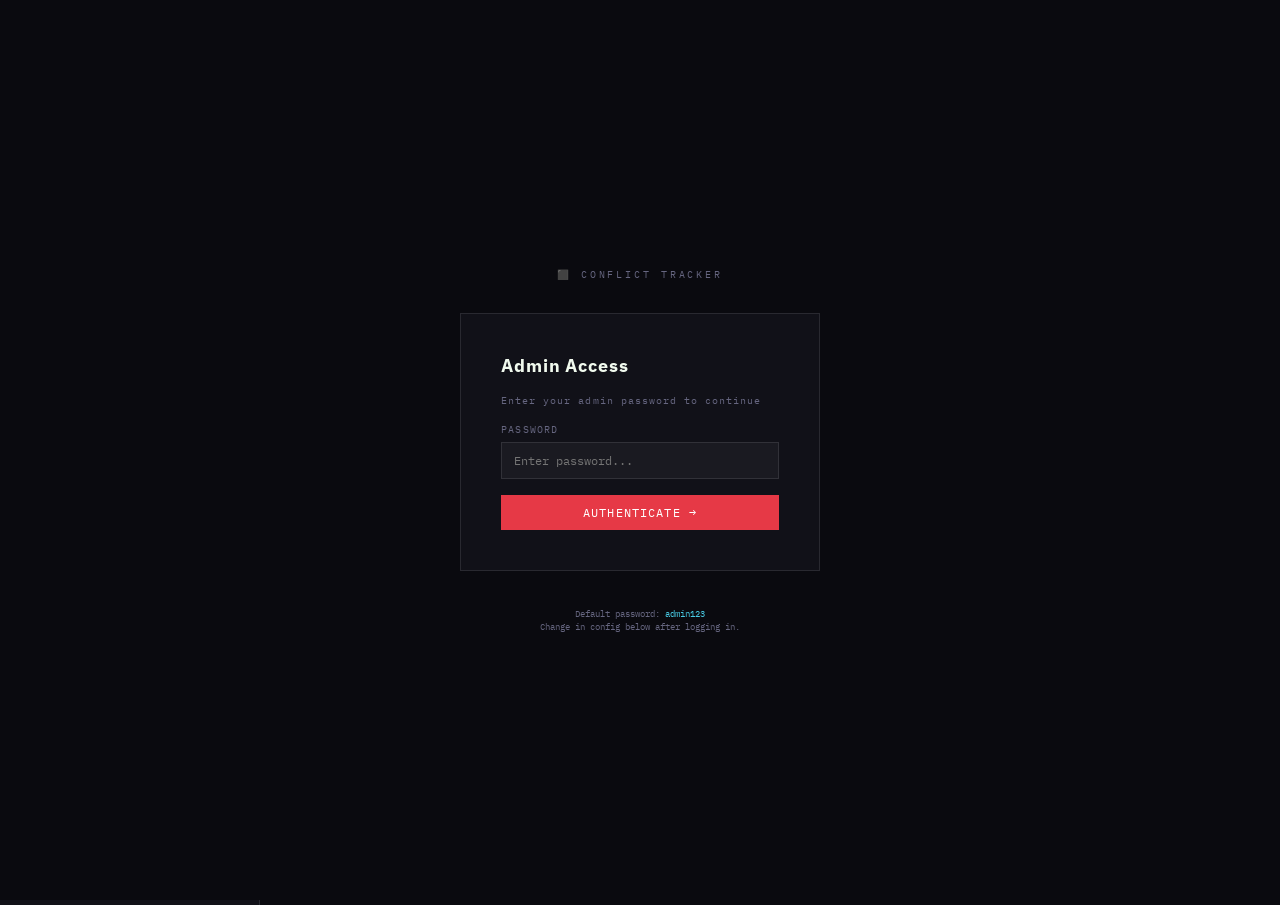
<file: war-tracker/war-tracker/admin/index.html>
<!DOCTYPE html>
<html lang="en">
<head>
<meta charset="UTF-8"/>
<meta name="viewport" content="width=device-width, initial-scale=1.0"/>
<title>Admin — Conflict Tracker</title>
<link href="https://fonts.googleapis.com/css2?family=IBM+Plex+Mono:wght@300;400;600&family=IBM+Plex+Sans:wght@400;700&display=swap" rel="stylesheet"/>
<style>
  :root{--red:#e63946;--orange:#f4a261;--cyan:#48cae4;--white:#f1faee;--dark:#0a0a0f;--panel:#111118;--border:rgba(255,255,255,0.1);--muted:#666680;--green:#2dc653;}
  *{margin:0;padding:0;box-sizing:border-box;}
  body{background:var(--dark);color:var(--white);font-family:'IBM Plex Sans',sans-serif;min-height:100vh;}

  /* Auth screen */
  #authScreen{position:fixed;inset:0;background:var(--dark);display:flex;align-items:center;justify-content:center;z-index:100;flex-direction:column;gap:24px;}
  #authScreen.hidden{display:none;}
  .auth-box{background:var(--panel);border:1px solid var(--border);padding:40px;width:360px;display:flex;flex-direction:column;gap:16px;}
  .auth-title{font-size:1.1rem;font-weight:700;letter-spacing:0.05em;color:var(--white);}
  .auth-sub{font-family:'IBM Plex Mono',monospace;font-size:0.65rem;color:var(--muted);letter-spacing:0.1em;}

  /* Header */
  header{background:var(--panel);border-bottom:1px solid var(--border);padding:16px 32px;display:flex;align-items:center;justify-content:space-between;}
  .admin-title{font-family:'IBM Plex Mono',monospace;font-size:0.75rem;letter-spacing:0.2em;text-transform:uppercase;color:var(--muted);}
  .admin-title span{color:var(--red);}
  .status-pill{font-family:'IBM Plex Mono',monospace;font-size:0.65rem;letter-spacing:0.1em;padding:4px 12px;border:1px solid var(--border);color:var(--muted);}
  .status-pill.ok{color:var(--green);border-color:rgba(45,198,83,0.3);background:rgba(45,198,83,0.08);}
  .status-pill.saving{color:var(--orange);border-color:rgba(244,162,97,0.3);background:rgba(244,162,97,0.08);}
  .status-pill.error{color:var(--red);border-color:rgba(230,57,70,0.3);background:rgba(230,57,70,0.08);}

  /* Layout */
  .admin-body{display:grid;grid-template-columns:260px 1fr;min-height:calc(100vh - 55px);}
  .sidebar{background:var(--panel);border-right:1px solid var(--border);padding:24px 0;}
  .nav-section{font-family:'IBM Plex Mono',monospace;font-size:0.58rem;letter-spacing:0.25em;text-transform:uppercase;color:var(--muted);padding:8px 24px 6px;}
  .nav-item{display:block;padding:10px 24px;font-family:'IBM Plex Mono',monospace;font-size:0.72rem;color:var(--muted);cursor:pointer;border-left:2px solid transparent;text-decoration:none;transition:all 0.15s;}
  .nav-item:hover{color:var(--white);background:rgba(255,255,255,0.03);}
  .nav-item.active{color:var(--white);border-left-color:var(--red);}

  /* Content */
  .content{padding:32px;overflow-y:auto;display:flex;flex-direction:column;gap:24px;}
  .panel{background:var(--panel);border:1px solid var(--border);padding:24px;}
  .panel-title{font-family:'IBM Plex Mono',monospace;font-size:0.65rem;letter-spacing:0.2em;text-transform:uppercase;color:var(--muted);margin-bottom:20px;padding-bottom:12px;border-bottom:1px solid var(--border);}

  /* Form elements */
  .form-grid{display:grid;grid-template-columns:repeat(auto-fit,minmax(240px,1fr));gap:16px;}
  .form-group{display:flex;flex-direction:column;gap:6px;}
  label{font-family:'IBM Plex Mono',monospace;font-size:0.62rem;letter-spacing:0.12em;text-transform:uppercase;color:var(--muted);}
  input,textarea,select{background:rgba(255,255,255,0.04);border:1px solid var(--border);color:var(--white);padding:10px 12px;font-family:'IBM Plex Mono',monospace;font-size:0.75rem;outline:none;width:100%;transition:border-color 0.15s;}
  input:focus,textarea:focus{border-color:rgba(255,255,255,0.25);}
  textarea{resize:vertical;min-height:80px;}

  /* Buttons */
  .btn{padding:10px 20px;font-family:'IBM Plex Mono',monospace;font-size:0.72rem;letter-spacing:0.1em;text-transform:uppercase;cursor:pointer;border:none;transition:all 0.15s;}
  .btn-primary{background:var(--red);color:white;}
  .btn-primary:hover{background:#c1121f;}
  .btn-secondary{background:transparent;color:var(--muted);border:1px solid var(--border);}
  .btn-secondary:hover{color:var(--white);border-color:rgba(255,255,255,0.2);}
  .btn-success{background:var(--green);color:var(--dark);}
  .btn-row{display:flex;gap:12px;align-items:center;margin-top:20px;flex-wrap:wrap;}

  /* Config section */
  .config-row{display:flex;align-items:center;gap:16px;padding:12px 0;border-bottom:1px solid rgba(255,255,255,0.04);flex-wrap:wrap;}
  .config-label{font-family:'IBM Plex Mono',monospace;font-size:0.65rem;color:var(--muted);width:180px;flex-shrink:0;}
  .config-value{flex:1;min-width:200px;}

  /* Table for array editing */
  .data-table{width:100%;border-collapse:collapse;font-family:'IBM Plex Mono',monospace;font-size:0.68rem;}
  .data-table th{text-align:left;padding:8px 12px;color:var(--muted);letter-spacing:0.1em;border-bottom:1px solid var(--border);font-size:0.58rem;text-transform:uppercase;}
  .data-table td{padding:8px 12px;border-bottom:1px solid rgba(255,255,255,0.04);vertical-align:top;}
  .data-table td input,.data-table td select{padding:5px 8px;font-size:0.65rem;}
  .del-btn{background:rgba(230,57,70,0.15);color:var(--red);border:none;padding:3px 8px;cursor:pointer;font-family:'IBM Plex Mono',monospace;font-size:0.6rem;}
  .add-btn{background:rgba(72,202,228,0.1);color:var(--cyan);border:1px solid rgba(72,202,228,0.2);padding:6px 14px;cursor:pointer;font-family:'IBM Plex Mono',monospace;font-size:0.65rem;margin-top:12px;}

  /* Deploy log */
  .log{background:rgba(0,0,0,0.4);border:1px solid var(--border);padding:16px;font-family:'IBM Plex Mono',monospace;font-size:0.65rem;line-height:1.8;color:var(--muted);max-height:200px;overflow-y:auto;}
  .log .ok{color:var(--green);}
  .log .err{color:var(--red);}
  .log .info{color:var(--cyan);}

  /* Tabs */
  .tabs{display:flex;gap:2px;margin-bottom:20px;flex-wrap:wrap;}
  .tab{padding:8px 16px;font-family:'IBM Plex Mono',monospace;font-size:0.65rem;letter-spacing:0.1em;cursor:pointer;background:rgba(255,255,255,0.03);border:1px solid var(--border);color:var(--muted);transition:all 0.15s;}
  .tab.active{background:rgba(230,57,70,0.1);border-color:rgba(230,57,70,0.3);color:var(--white);}

  .section{display:none;} .section.active{display:block;}

  @media(max-width:768px){.admin-body{grid-template-columns:1fr;}.sidebar{display:none;}}
</style>
</head>
<body>

<!-- Auth Screen -->
<div id="authScreen">
  <div style="font-family:'IBM Plex Mono',monospace;font-size:0.6rem;letter-spacing:0.3em;color:var(--muted);text-transform:uppercase;margin-bottom:8px;">⬛ CONFLICT TRACKER</div>
  <div class="auth-box">
    <div class="auth-title">Admin Access</div>
    <div class="auth-sub">Enter your admin password to continue</div>
    <div class="form-group">
      <label>Password</label>
      <input type="password" id="passwordInput" placeholder="Enter password..." onkeydown="if(event.key==='Enter')checkPassword()"/>
    </div>
    <button class="btn btn-primary" onclick="checkPassword()">AUTHENTICATE →</button>
    <div id="authError" style="font-family:'IBM Plex Mono',monospace;font-size:0.65rem;color:var(--red);display:none;">Incorrect password. Try again.</div>
  </div>
  <div style="font-family:'IBM Plex Mono',monospace;font-size:0.58rem;color:var(--muted);margin-top:12px;text-align:center;">Default password: <span style="color:var(--cyan)">admin123</span><br/>Change in config below after logging in.</div>
</div>

<!-- Admin App -->
<div id="adminApp">
  <header>
    <div class="admin-title">CONFLICT TRACKER / <span>ADMIN PANEL</span></div>
    <div style="display:flex;gap:12px;align-items:center;">
      <div class="status-pill" id="statusPill">READY</div>
      <button class="btn btn-primary" onclick="publishData()" style="padding:6px 16px;">⬆ PUBLISH</button>
      <button class="btn btn-secondary" onclick="logout()" style="padding:6px 12px;font-size:0.62rem;">LOGOUT</button>
    </div>
  </header>

  <div class="admin-body">
    <nav class="sidebar">
      <div class="nav-section">Sections</div>
      <a class="nav-item active" onclick="showSection('meta')" href="#">📊 Meta / Settings</a>
      <a class="nav-item" onclick="showSection('global')" href="#">💀 Global Casualties</a>
      <a class="nav-item" onclick="showSection('countries')" href="#">🌍 Countries</a>
      <a class="nav-item" onclick="showSection('assets')" href="#">⚔️ Military Assets</a>
      <a class="nav-item" onclick="showSection('timeline')" href="#">📅 Timeline</a>
      <a class="nav-item" onclick="showSection('regional')" href="#">🗺️ Regional Spillover</a>
      <div class="nav-section" style="margin-top:16px;">Deploy</div>
      <a class="nav-item" onclick="showSection('deploy')" href="#">🚀 GitHub Deploy</a>
      <a class="nav-item" href="../index.html" target="_blank">👁 View Live Site</a>
    </nav>

    <main class="content" id="mainContent">
      <!-- Sections rendered by JS -->
    </main>
  </div>
</div>

<script>
// ─── CONFIG ───────────────────────────────────────────────
const ADMIN_PASSWORD = localStorage.getItem('ct_admin_pass') || 'admin123';
let data = null;
let ghToken = localStorage.getItem('ct_gh_token') || '';
let ghRepo = localStorage.getItem('ct_gh_repo') || '';   // e.g. "username/war-tracker"
let ghBranch = localStorage.getItem('ct_gh_branch') || 'main';
let currentSection = 'meta';

// ─── AUTH ─────────────────────────────────────────────────
function checkPassword() {
  const val = document.getElementById('passwordInput').value;
  const stored = localStorage.getItem('ct_admin_pass') || 'admin123';
  if (val === stored) {
    document.getElementById('authScreen').classList.add('hidden');
    loadData();
  } else {
    document.getElementById('authError').style.display = 'block';
  }
}
function logout() {
  document.getElementById('authScreen').classList.remove('hidden');
  document.getElementById('passwordInput').value = '';
  document.getElementById('authError').style.display = 'none';
}

// Check if already authed this session
if (sessionStorage.getItem('ct_authed') === '1') {
  document.getElementById('authScreen').classList.add('hidden');
  loadData();
}

// ─── DATA LOADING ─────────────────────────────────────────
async function loadData() {
  sessionStorage.setItem('ct_authed', '1');
  try {
    const res = await fetch('../data/stats.json?t=' + Date.now());
    data = await res.json();
    renderSection(currentSection);
  } catch(e) {
    setStatus('error', 'FAILED TO LOAD');
    logMsg('err', 'Error loading stats.json: ' + e.message);
  }
}

// ─── NAVIGATION ───────────────────────────────────────────
function showSection(name) {
  currentSection = name;
  document.querySelectorAll('.nav-item').forEach(el => el.classList.remove('active'));
  event.target.classList.add('active');
  renderSection(name);
}

function renderSection(name) {
  const main = document.getElementById('mainContent');
  if (!data) return;
  const sections = {
    meta: renderMeta,
    global: renderGlobal,
    countries: renderCountries,
    assets: renderAssets,
    timeline: renderTimeline,
    regional: renderRegional,
    deploy: renderDeploy,
  };
  main.innerHTML = '';
  if (sections[name]) sections[name](main);
}

// ─── META SECTION ─────────────────────────────────────────
function renderMeta(container) {
  const m = data.meta;
  container.innerHTML = `
    <div class="panel">
      <div class="panel-title">📊 Conflict Meta &amp; Settings</div>
      <div class="form-grid">
        <div class="form-group">
          <label>Last Updated (ISO)</label>
          <input id="meta_lastUpdated" value="${m.lastUpdated}" type="datetime-local"/>
        </div>
        <div class="form-group">
          <label>Conflict Start Date</label>
          <input id="meta_conflictStart" value="${m.conflictStart}" type="date"/>
        </div>
        <div class="form-group">
          <label>Phase 2 Start</label>
          <input id="meta_phase2Start" value="${m.phase2Start}" type="date"/>
        </div>
        <div class="form-group">
          <label>Current Day Number</label>
          <input id="meta_currentDay" value="${m.currentDay}" type="number" min="1"/>
        </div>
      </div>
      <div class="form-group" style="margin-top:16px;">
        <label>Alert Ticker Text</label>
        <textarea id="meta_alertTicker" rows="3">${m.alertTicker}</textarea>
      </div>
      <div class="form-group" style="margin-top:16px;">
        <label>Operation Names (comma-separated)</label>
        <input id="meta_operationNames" value="${m.operationNames.join(', ')}"/>
      </div>
      <div class="btn-row">
        <button class="btn btn-primary" onclick="saveMeta()">SAVE META</button>
      </div>
    </div>
    <div class="panel">
      <div class="panel-title">🔐 Admin Password</div>
      <div class="form-grid">
        <div class="form-group">
          <label>New Admin Password</label>
          <input id="newPass" type="password" placeholder="New password..."/>
        </div>
        <div class="form-group">
          <label>Confirm Password</label>
          <input id="newPass2" type="password" placeholder="Confirm..."/>
        </div>
      </div>
      <div class="btn-row">
        <button class="btn btn-secondary" onclick="changePass()">UPDATE PASSWORD</button>
        <span id="passMsg" style="font-family:'IBM Plex Mono',monospace;font-size:0.65rem;color:var(--green);display:none;">✓ Password updated</span>
      </div>
    </div>`;
}

function saveMeta() {
  const d = new Date(document.getElementById('meta_lastUpdated').value);
  data.meta.lastUpdated = d.toISOString();
  data.meta.conflictStart = document.getElementById('meta_conflictStart').value;
  data.meta.phase2Start = document.getElementById('meta_phase2Start').value;
  data.meta.currentDay = parseInt(document.getElementById('meta_currentDay').value);
  data.meta.alertTicker = document.getElementById('meta_alertTicker').value;
  data.meta.operationNames = document.getElementById('meta_operationNames').value.split(',').map(s => s.trim());
  setStatus('ok', 'META SAVED (unpublished)');
}

function changePass() {
  const p1 = document.getElementById('newPass').value;
  const p2 = document.getElementById('newPass2').value;
  if (!p1) return;
  if (p1 !== p2) { alert('Passwords do not match.'); return; }
  localStorage.setItem('ct_admin_pass', p1);
  document.getElementById('passMsg').style.display = 'inline';
}

// ─── GLOBAL STATS ─────────────────────────────────────────
function renderGlobal(container) {
  const colorOpts = ['red','orange','yellow','cyan','muted'].map(c => `<option value="${c}">${c}</option>`).join('');
  container.innerHTML = `
    <div class="panel">
      <div class="panel-title">💀 Global Casualty Stats</div>
      <table class="data-table" id="globalTable">
        <thead><tr>
          <th>Label</th><th>Value (display)</th><th>Sub-text</th><th>Source</th><th>Color</th><th></th>
        </tr></thead>
        <tbody>${data.globalStats.map((s, i) => `
          <tr>
            <td><input value="${s.label}" onchange="data.globalStats[${i}].label=this.value"/></td>
            <td><input value="${s.value}" onchange="data.globalStats[${i}].value=this.value" style="width:90px"/></td>
            <td><input value="${s.sub}" onchange="data.globalStats[${i}].sub=this.value"/></td>
            <td><input value="${s.source}" onchange="data.globalStats[${i}].source=this.value"/></td>
            <td><select onchange="data.globalStats[${i}].color=this.value">${colorOpts.replace(`value="${s.color}"`, `value="${s.color}" selected`)}</select></td>
            <td><button class="del-btn" onclick="data.globalStats.splice(${i},1);renderSection('global')">✕</button></td>
          </tr>`).join('')}
        </tbody>
      </table>
      <button class="add-btn" onclick="data.globalStats.push({id:'new',label:'New Stat',value:'0',rawValue:0,sub:'',source:'',color:'red'});renderSection('global')">+ Add Stat</button>
      <div class="btn-row"><button class="btn btn-primary" onclick="setStatus('ok','GLOBAL SAVED (unpublished)')">SAVE SECTION</button></div>
    </div>`;
}

// ─── COUNTRIES ────────────────────────────────────────────
function renderCountries(container) {
  const colorOpts = ['red','orange','cyan','yellow','normal'].map(c => `<option value="${c}">${c}</option>`).join('');
  const countryBlocks = Object.entries(data.countries).map(([key, c]) => `
    <div class="panel">
      <div class="panel-title">${c.flag} ${c.name}</div>
      <div class="form-grid" style="margin-bottom:16px;">
        <div class="form-group"><label>Flag Emoji</label><input value="${c.flag}" oninput="data.countries['${key}'].flag=this.value" style="width:80px"/></div>
        <div class="form-group"><label>Role</label><input value="${c.role}" oninput="data.countries['${key}'].role=this.value"/></div>
      </div>
      <table class="data-table">
        <thead><tr><th>Key</th><th>Value</th><th>Color</th><th></th></tr></thead>
        <tbody>${c.stats.map((s, i) => `
          <tr>
            <td><input value="${s.key}" onchange="data.countries['${key}'].stats[${i}].key=this.value"/></td>
            <td><input value="${s.value}" onchange="data.countries['${key}'].stats[${i}].value=this.value" style="width:120px"/></td>
            <td><select onchange="data.countries['${key}'].stats[${i}].color=this.value">${colorOpts.replace(`value="${s.color}"`, `value="${s.color}" selected`)}</select></td>
            <td><button class="del-btn" onclick="data.countries['${key}'].stats.splice(${i},1);renderSection('countries')">✕</button></td>
          </tr>`).join('')}
        </tbody>
      </table>
      <button class="add-btn" onclick="data.countries['${key}'].stats.push({key:'New',value:'—',color:'normal'});renderSection('countries')">+ Add Row</button>
    </div>`).join('');
  container.innerHTML = countryBlocks + `<div class="btn-row"><button class="btn btn-primary" onclick="setStatus('ok','COUNTRIES SAVED (unpublished)')">SAVE ALL COUNTRIES</button></div>`;
}

// ─── ASSETS ───────────────────────────────────────────────
function renderAssets(container) {
  container.innerHTML = `
    <div class="panel">
      <div class="panel-title">⚔️ Military Assets</div>
      <table class="data-table">
        <thead><tr><th>Icon</th><th>Value</th><th>Label</th><th></th></tr></thead>
        <tbody>${data.militaryAssets.map((a, i) => `
          <tr>
            <td><input value="${a.icon}" onchange="data.militaryAssets[${i}].icon=this.value" style="width:55px"/></td>
            <td><input value="${a.value}" onchange="data.militaryAssets[${i}].value=this.value" style="width:80px"/></td>
            <td><input value="${a.label.replace(/\n/g,'\\n')}" onchange="data.militaryAssets[${i}].label=this.value.replace(/\\\\n/g,'\\n')"/></td>
            <td><button class="del-btn" onclick="data.militaryAssets.splice(${i},1);renderSection('assets')">✕</button></td>
          </tr>`).join('')}
        </tbody>
      </table>
      <button class="add-btn" onclick="data.militaryAssets.push({icon:'💥',value:'0',label:'New Asset'});renderSection('assets')">+ Add Asset</button>
      <div class="btn-row"><button class="btn btn-primary" onclick="setStatus('ok','ASSETS SAVED (unpublished)')">SAVE SECTION</button></div>
    </div>`;
}

// ─── TIMELINE ─────────────────────────────────────────────
function renderTimeline(container) {
  const colorOpts = ['red','orange','yellow','cyan'].map(c => `<option value="${c}">${c}</option>`).join('');
  container.innerHTML = `
    <div class="panel">
      <div class="panel-title">📅 Timeline Events (chronological)</div>
      ${data.timeline.map((e, i) => `
        <div style="background:rgba(255,255,255,0.02);border:1px solid var(--border);padding:16px;margin-bottom:12px;">
          <div class="form-grid" style="margin-bottom:12px;">
            <div class="form-group"><label>Date</label><input value="${e.date}" onchange="data.timeline[${i}].date=this.value"/></div>
            <div class="form-group"><label>Sub-label</label><input value="${e.sublabel}" onchange="data.timeline[${i}].sublabel=this.value"/></div>
            <div class="form-group"><label>Color</label><select onchange="data.timeline[${i}].color=this.value">${colorOpts.replace(`value="${e.color}"`,`value="${e.color}" selected`)}</select></div>
          </div>
          <div class="form-group" style="margin-bottom:10px;"><label>Title</label><input value="${e.title}" onchange="data.timeline[${i}].title=this.value"/></div>
          <div class="form-group"><label>Description</label><textarea onchange="data.timeline[${i}].desc=this.value">${e.desc}</textarea></div>
          <div style="margin-top:8px;"><button class="del-btn" onclick="data.timeline.splice(${i},1);renderSection('timeline')">✕ Remove Event</button></div>
        </div>`).join('')}
      <button class="add-btn" onclick="data.timeline.push({date:'',sublabel:'',title:'New Event',desc:'',color:'red'});renderSection('timeline')">+ Add Event</button>
      <div class="btn-row"><button class="btn btn-primary" onclick="setStatus('ok','TIMELINE SAVED (unpublished)')">SAVE SECTION</button></div>
    </div>`;
}

// ─── REGIONAL ─────────────────────────────────────────────
function renderRegional(container) {
  const badgeOpts = ['hit','partial','intercepted'].map(b => `<option value="${b}">${b}</option>`).join('');
  container.innerHTML = `
    <div class="panel">
      <div class="panel-title">🗺️ Regional Spillover</div>
      ${data.regional.map((r, i) => `
        <div style="background:rgba(255,255,255,0.02);border:1px solid var(--border);padding:16px;margin-bottom:12px;">
          <div class="form-grid" style="margin-bottom:10px;">
            <div class="form-group"><label>Flag + Name</label><input value="${r.flag} ${r.name}" onchange="(function(){const p=this.value.split(' ');data.regional[${i}].flag=p[0];data.regional[${i}].name=p.slice(1).join(' ')}).call(this)"/></div>
            <div class="form-group"><label>Badge</label><select onchange="data.regional[${i}].badge=this.value;data.regional[${i}].status=this.value">${badgeOpts.replace(`value="${r.badge}"`,`value="${r.badge}" selected`)}</select></div>
          </div>
          <div class="form-group"><label>Description</label><textarea onchange="data.regional[${i}].desc=this.value">${r.desc}</textarea></div>
          <div style="margin-top:8px;"><button class="del-btn" onclick="data.regional.splice(${i},1);renderSection('regional')">✕ Remove</button></div>
        </div>`).join('')}
      <button class="add-btn" onclick="data.regional.push({flag:'🏳️',name:'New Country',status:'partial',badge:'partial',desc:''});renderSection('regional')">+ Add Region</button>
      <div class="btn-row"><button class="btn btn-primary" onclick="setStatus('ok','REGIONAL SAVED (unpublished)')">SAVE SECTION</button></div>
    </div>`;
}

// ─── DEPLOY SECTION ───────────────────────────────────────
function renderDeploy(container) {
  container.innerHTML = `
    <div class="panel">
      <div class="panel-title">🔧 GitHub Auto-Deploy Setup</div>
      <div style="font-family:'IBM Plex Mono',monospace;font-size:0.68rem;color:var(--muted);margin-bottom:20px;line-height:1.9;">
        Publishing updates the <code style="color:var(--cyan)">data/stats.json</code> file in your GitHub repo. 
        Your hosting (Netlify / Vercel / CF Pages) auto-deploys on every commit.
      </div>
      <div class="config-row">
        <div class="config-label">GitHub Repo</div>
        <div class="config-value"><input id="ghRepo" value="${ghRepo}" placeholder="username/war-tracker"/></div>
      </div>
      <div class="config-row">
        <div class="config-label">Branch</div>
        <div class="config-value"><input id="ghBranch" value="${ghBranch}" placeholder="main"/></div>
      </div>
      <div class="config-row">
        <div class="config-label">Personal Access Token</div>
        <div class="config-value"><input id="ghToken" type="password" value="${ghToken}" placeholder="ghp_xxxxxxxxxxxxxxxx"/></div>
      </div>
      <div class="btn-row">
        <button class="btn btn-secondary" onclick="saveGhConfig()">SAVE CONFIG</button>
        <span id="ghSaved" style="font-family:'IBM Plex Mono',monospace;font-size:0.62rem;color:var(--green);display:none;">✓ Saved</span>
      </div>
    </div>
    <div class="panel">
      <div class="panel-title">⬆ Publish to GitHub</div>
      <div style="font-family:'IBM Plex Mono',monospace;font-size:0.68rem;color:var(--muted);margin-bottom:16px;">
        This will commit the current <code style="color:var(--cyan)">data/stats.json</code> to your GitHub repo and trigger an auto-deploy.
      </div>
      <div class="form-group" style="margin-bottom:16px;">
        <label>Commit Message</label>
        <input id="commitMsg" value="Update conflict stats — ${new Date().toLocaleDateString()}"/>
      </div>
      <div class="btn-row">
        <button class="btn btn-primary" onclick="publishData()">⬆ PUBLISH NOW</button>
        <button class="btn btn-secondary" onclick="downloadJSON()">⬇ DOWNLOAD JSON</button>
      </div>
      <div class="log" id="deployLog" style="margin-top:16px;">
        <span class="info">» Deploy log ready. Press PUBLISH to deploy.</span>
      </div>
    </div>
    <div class="panel">
      <div class="panel-title">📋 Hosting Setup Guide</div>
      <div style="font-family:'IBM Plex Mono',monospace;font-size:0.65rem;color:var(--muted);line-height:2.2;">
        <div><span style="color:var(--cyan)">1.</span> Push this repo to GitHub</div>
        <div><span style="color:var(--cyan)">2.</span> Connect repo to <strong style="color:var(--white)">Netlify</strong>, <strong style="color:var(--white)">Vercel</strong>, or <strong style="color:var(--white)">Cloudflare Pages</strong></div>
        <div><span style="color:var(--cyan)">3.</span> Set publish directory to <code style="color:var(--orange)">/</code> (root)</div>
        <div><span style="color:var(--cyan)">4.</span> Create GitHub Personal Access Token at github.com/settings/tokens</div>
        <div><span style="color:var(--cyan)">5.</span> Paste token above — each PUBLISH auto-deploys in ~30 seconds</div>
        <div><span style="color:var(--cyan)">6.</span> Admin panel lives at <code style="color:var(--orange)">/admin/</code> — protect with Netlify Identity or basic auth header</div>
      </div>
    </div>`;
}

function saveGhConfig() {
  ghToken = document.getElementById('ghToken').value;
  ghRepo = document.getElementById('ghRepo').value;
  ghBranch = document.getElementById('ghBranch').value;
  localStorage.setItem('ct_gh_token', ghToken);
  localStorage.setItem('ct_gh_repo', ghRepo);
  localStorage.setItem('ct_gh_branch', ghBranch);
  document.getElementById('ghSaved').style.display = 'inline';
}

// ─── PUBLISH ──────────────────────────────────────────────
async function publishData() {
  if (!ghToken || !ghRepo) {
    logMsg('err', '✕ GitHub token and repo not configured. Go to Deploy section.');
    showSection('deploy');
    return;
  }
  setStatus('saving', 'PUBLISHING...');
  const json = JSON.stringify(data, null, 2);
  const msg = document.getElementById('commitMsg')?.value || 'Update conflict stats';

  try {
    logMsg('info', '» Fetching current file SHA...');
    // Get current file SHA
    const fileRes = await fetch(`https://api.github.com/repos/${ghRepo}/contents/data/stats.json?ref=${ghBranch}`, {
      headers: { Authorization: `token ${ghToken}`, Accept: 'application/vnd.github.v3+json' }
    });

    let sha = null;
    if (fileRes.ok) {
      const fileData = await fileRes.json();
      sha = fileData.sha;
      logMsg('ok', '✓ Got file SHA: ' + sha.substring(0,8) + '...');
    } else {
      logMsg('info', '» File does not exist yet — will create it.');
    }

    logMsg('info', '» Pushing update to GitHub...');
    const body = { message: msg, content: btoa(unescape(encodeURIComponent(json))), branch: ghBranch };
    if (sha) body.sha = sha;

    const pushRes = await fetch(`https://api.github.com/repos/${ghRepo}/contents/data/stats.json`, {
      method: 'PUT',
      headers: { Authorization: `token ${ghToken}`, Accept: 'application/vnd.github.v3+json', 'Content-Type': 'application/json' },
      body: JSON.stringify(body)
    });

    if (pushRes.ok) {
      const pushData = await pushRes.json();
      logMsg('ok', '✓ Published! Commit: ' + pushData.commit.sha.substring(0,8));
      logMsg('ok', '✓ Hosting will auto-deploy in ~30 seconds.');
      setStatus('ok', 'PUBLISHED ✓');
    } else {
      const errData = await pushRes.json();
      logMsg('err', '✕ GitHub error: ' + (errData.message || pushRes.status));
      setStatus('error', 'PUBLISH FAILED');
    }
  } catch(e) {
    logMsg('err', '✕ Network error: ' + e.message);
    setStatus('error', 'PUBLISH FAILED');
  }
}

function downloadJSON() {
  const blob = new Blob([JSON.stringify(data, null, 2)], { type: 'application/json' });
  const url = URL.createObjectURL(blob);
  const a = document.createElement('a');
  a.href = url; a.download = 'stats.json'; a.click();
}

// ─── UTILS ────────────────────────────────────────────────
function setStatus(type, msg) {
  const pill = document.getElementById('statusPill');
  pill.className = 'status-pill ' + type;
  pill.textContent = msg;
}

function logMsg(type, msg) {
  const log = document.getElementById('deployLog');
  if (!log) return;
  log.innerHTML += `<div class="${type}">${msg}</div>`;
  log.scrollTop = log.scrollHeight;
}
</script>
</body>
</html>
</file>
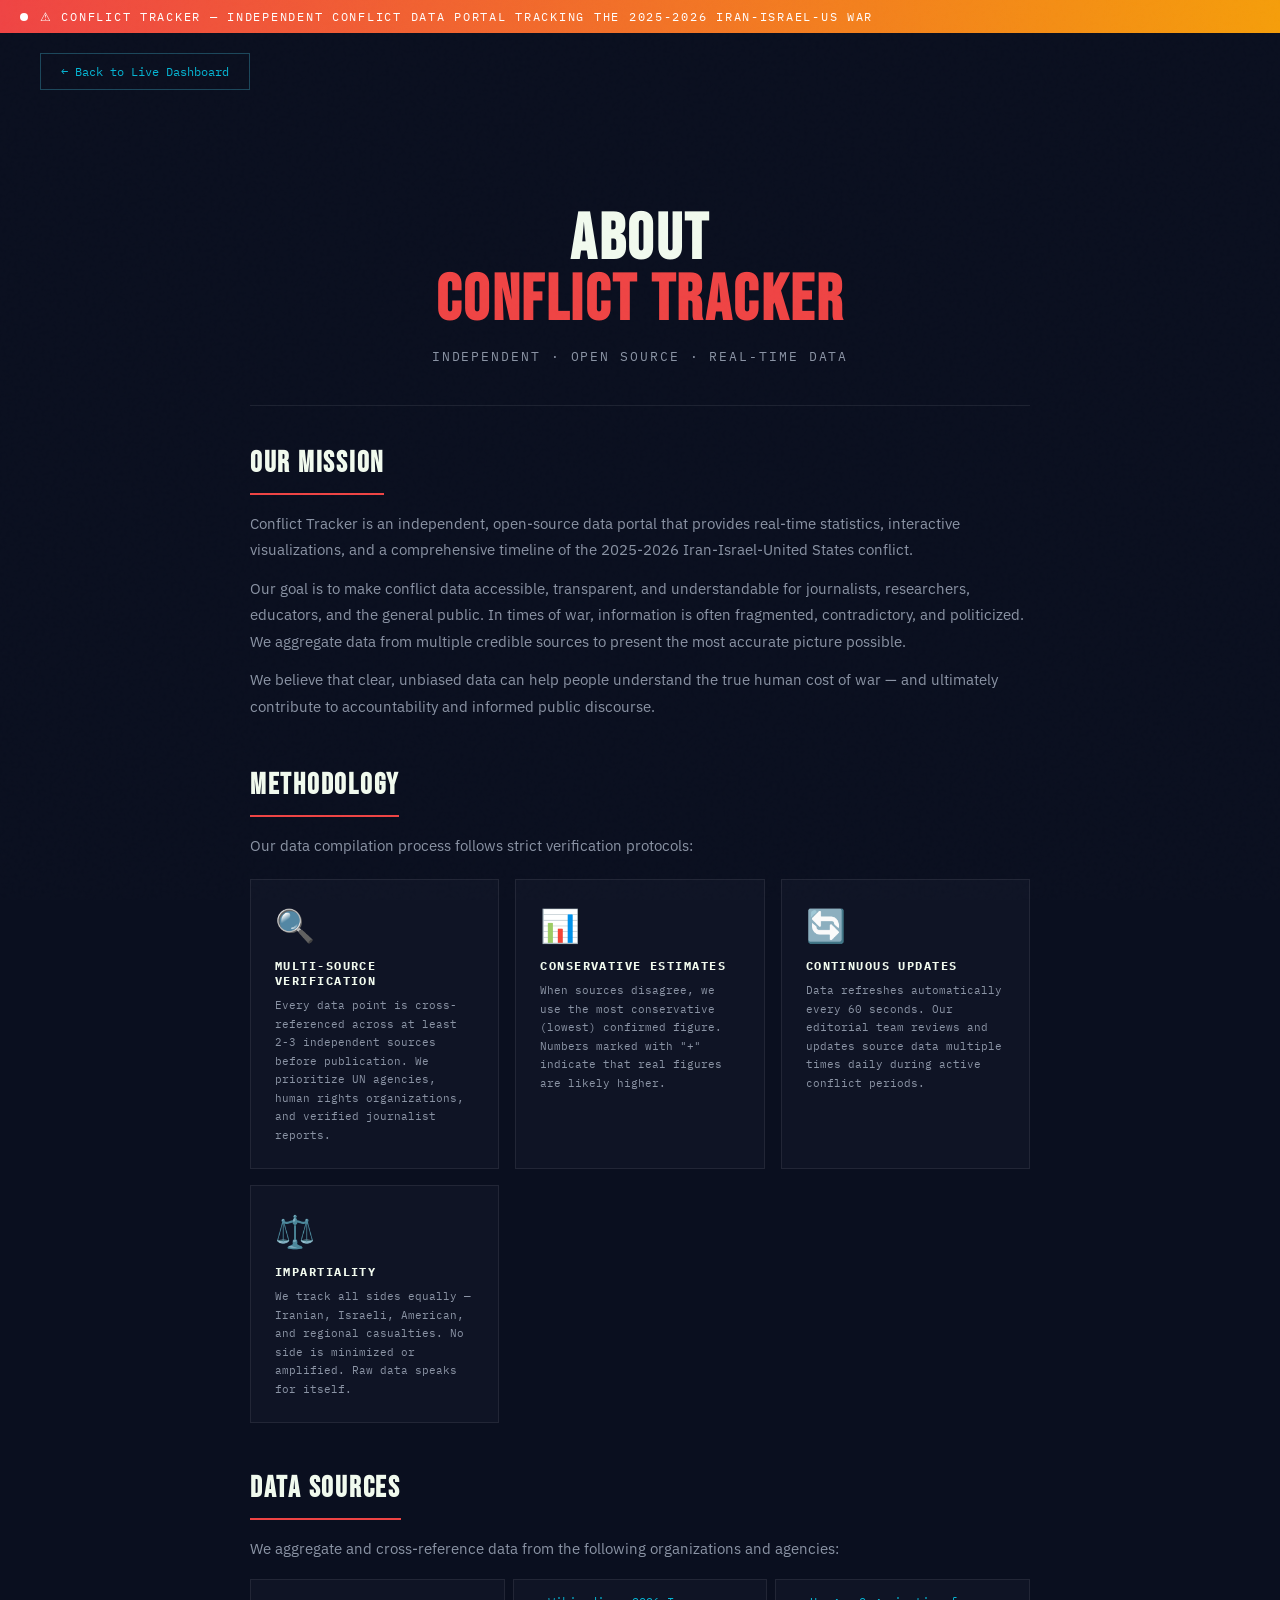
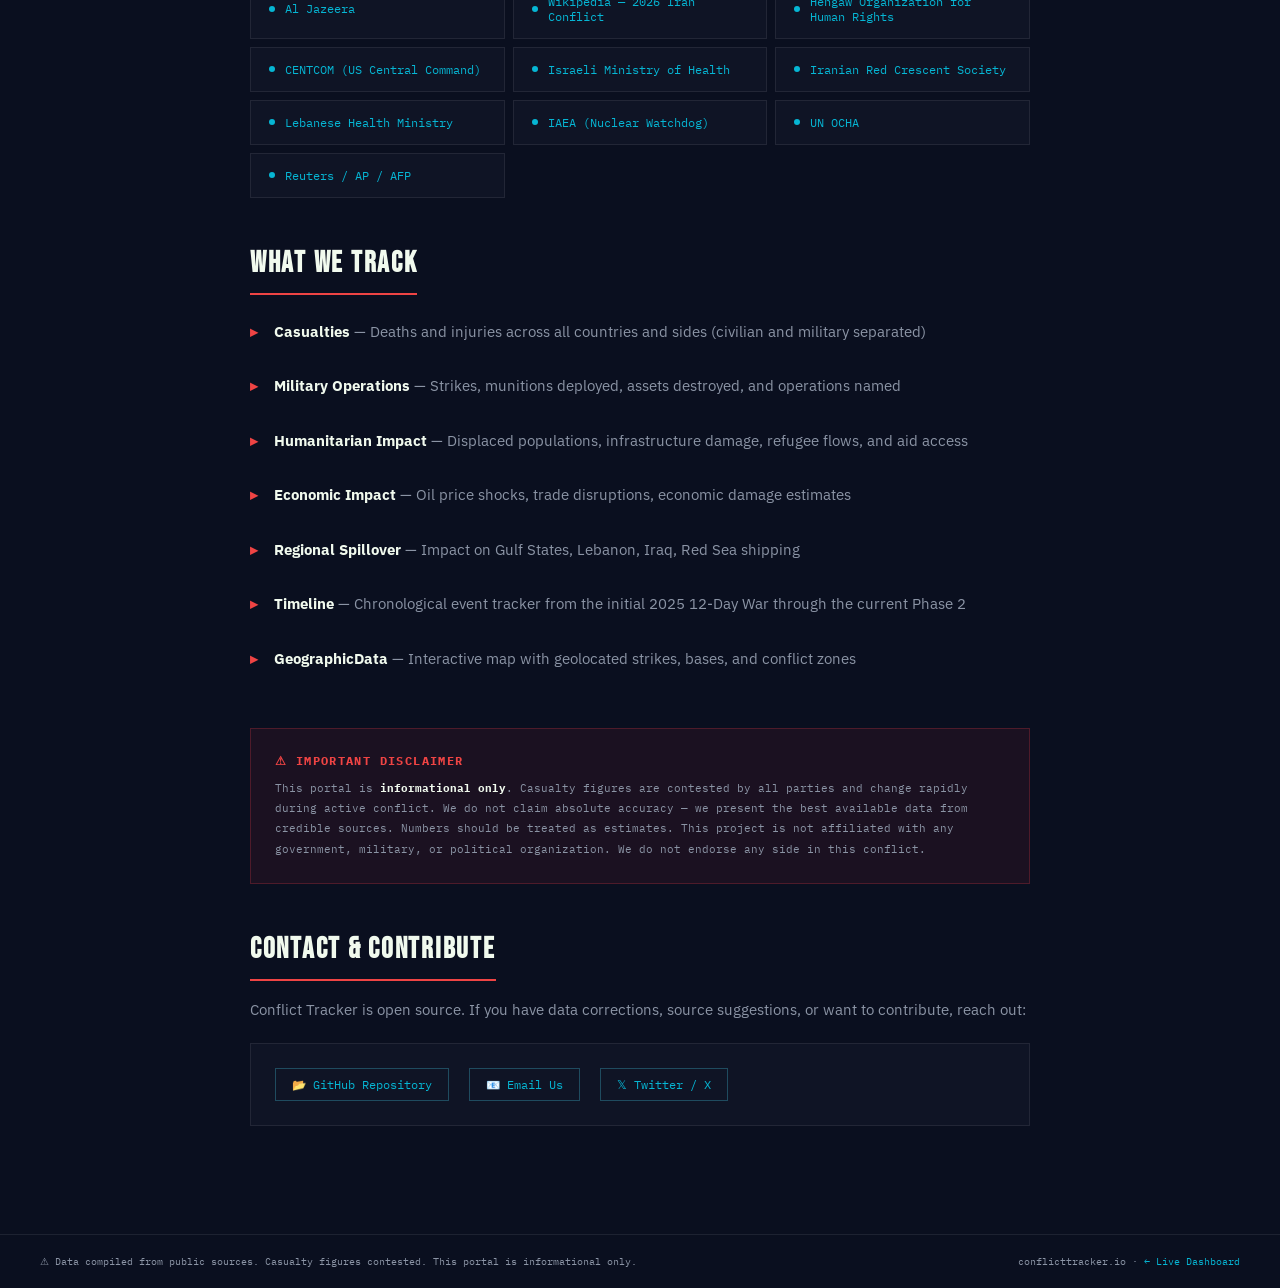
<file: war-tracker/war-tracker/about.html>
<!DOCTYPE html>
<html lang="en" data-theme="dark">
<head>
<meta name="google-site-verification" content="jaZ-xM6RQ-O9qNEwWlR8X0Wp2q0pyey9nd8b94SSZiM" />
<meta charset="UTF-8"/>
<meta name="viewport" content="width=device-width, initial-scale=1.0"/>
<meta name="description" content="About Conflict Tracker — Methodology, data sources, team, and mission behind the live Iran-Israel-US conflict tracking portal."/>
<meta name="keywords" content="about conflict tracker, war data methodology, conflict data sources"/>

<!-- Open Graph -->
<meta property="og:title" content="About — Conflict Tracker"/>
<meta property="og:description" content="Learn about the methodology, data sources, and mission behind the Conflict Tracker portal."/>
<meta property="og:type" content="website"/>
<meta property="og:url" content="https://war-tracker-me.netlify.app/about.html"/>
<meta property="og:image" content="https://war-tracker-me.netlify.app/og-image.png"/>

<title>About — Conflict Tracker</title>
<link href="https://fonts.googleapis.com/css2?family=Bebas+Neue&family=IBM+Plex+Mono:wght@300;400;600&family=IBM+Plex+Sans:wght@300;400;700&display=swap" rel="stylesheet"/>
<link rel="stylesheet" href="styles.css"/>
<style>
  .about-page { max-width: 860px; margin: 0 auto; padding: 40px 40px 60px; }
  .about-hero { text-align: center; padding: 60px 0 40px; border-bottom: 1px solid var(--border); margin-bottom: 40px; }
  .about-hero h1 { font-family: 'Bebas Neue', sans-serif; font-size: clamp(2.5rem, 5vw, 4.5rem); line-height: 0.95; letter-spacing: 0.04em; }
  .about-hero h1 .accent { color: var(--red); }
  .about-hero .tagline { font-family: 'IBM Plex Mono', monospace; font-size: 0.8rem; color: var(--muted); letter-spacing: 0.15em; margin-top: 16px; text-transform: uppercase; }

  .about-section { margin-bottom: 48px; }
  .about-section h2 { font-family: 'Bebas Neue', sans-serif; font-size: 1.8rem; letter-spacing: 0.06em; color: var(--white); margin-bottom: 16px; padding-bottom: 12px; border-bottom: 2px solid var(--red); display: inline-block; }
  .about-section p, .about-section li { font-family: 'IBM Plex Sans', sans-serif; font-size: 0.92rem; line-height: 1.8; color: var(--muted); margin-bottom: 12px; }
  .about-section ul { list-style: none; padding: 0; }
  .about-section ul li { padding: 8px 0 8px 24px; position: relative; }
  .about-section ul li::before { content: '▸'; position: absolute; left: 0; color: var(--red); font-weight: bold; }

  .methodology-grid { display: grid; grid-template-columns: repeat(auto-fit, minmax(240px, 1fr)); gap: 16px; margin-top: 20px; }
  .method-card { background: var(--panel); border: 1px solid var(--border); padding: 24px; transition: border-color 0.2s, transform 0.2s; }
  .method-card:hover { border-color: rgba(255,255,255,0.15); transform: translateY(-2px); }
  .method-card .method-icon { font-size: 2rem; margin-bottom: 12px; display: block; }
  .method-card h3 { font-family: 'IBM Plex Mono', monospace; font-size: 0.75rem; letter-spacing: 0.12em; text-transform: uppercase; color: var(--white); margin-bottom: 8px; }
  .method-card p { font-family: 'IBM Plex Mono', monospace; font-size: 0.68rem; color: var(--muted); line-height: 1.7; margin: 0; }

  .source-grid { display: grid; grid-template-columns: repeat(auto-fit, minmax(200px, 1fr)); gap: 8px; margin-top: 16px; }
  .source-item { background: var(--panel); border: 1px solid var(--border); padding: 14px 18px; font-family: 'IBM Plex Mono', monospace; font-size: 0.72rem; color: var(--cyan); display: flex; align-items: center; gap: 10px; transition: border-color 0.2s; }
  .source-item:hover { border-color: rgba(72,202,228,0.3); }
  .source-item .dot { width: 6px; height: 6px; border-radius: 50%; background: var(--cyan); flex-shrink: 0; }

  .disclaimer-box { background: rgba(230,57,70,0.08); border: 1px solid rgba(230,57,70,0.25); padding: 24px; margin-top: 20px; }
  .disclaimer-box h3 { font-family: 'IBM Plex Mono', monospace; font-size: 0.72rem; letter-spacing: 0.12em; text-transform: uppercase; color: var(--red); margin-bottom: 10px; }
  .disclaimer-box p { font-family: 'IBM Plex Mono', monospace; font-size: 0.7rem; color: var(--muted); line-height: 1.8; margin: 0; }

  .contact-box { background: var(--panel); border: 1px solid var(--border); padding: 24px; margin-top: 20px; display: flex; align-items: center; gap: 20px; flex-wrap: wrap; }
  .contact-box a { font-family: 'IBM Plex Mono', monospace; font-size: 0.72rem; color: var(--cyan); text-decoration: none; padding: 8px 16px; border: 1px solid rgba(72,202,228,0.3); transition: all 0.2s; }
  .contact-box a:hover { background: rgba(72,202,228,0.1); color: var(--white); }

  .back-link { display: inline-flex; align-items: center; gap: 8px; font-family: 'IBM Plex Mono', monospace; font-size: 0.72rem; color: var(--cyan); text-decoration: none; padding: 10px 20px; border: 1px solid rgba(72,202,228,0.3); transition: all 0.2s; margin: 20px 40px; }
  .back-link:hover { background: rgba(72,202,228,0.1); }

  @media (max-width: 640px) {
    .about-page { padding: 20px; }
    .back-link { margin: 12px 20px; }
  }
</style>
</head>
<body>

<!-- Alert Bar -->
<div class="alert-bar">
  <div class="pulse"></div>
  <div class="ticker-wrap"><div class="ticker">⚠ CONFLICT TRACKER — Independent conflict data portal tracking the 2025-2026 Iran-Israel-US war</div></div>
</div>

<a href="index.html" class="back-link">← Back to Live Dashboard</a>

<div class="about-page">

  <!-- Hero -->
  <div class="about-hero">
    <h1>ABOUT<br/><span class="accent">CONFLICT TRACKER</span></h1>
    <div class="tagline">Independent · Open Source · Real-Time Data</div>
  </div>

  <!-- Mission -->
  <div class="about-section">
    <h2>Our Mission</h2>
    <p>Conflict Tracker is an independent, open-source data portal that provides real-time statistics, interactive visualizations, and a comprehensive timeline of the 2025-2026 Iran-Israel-United States conflict.</p>
    <p>Our goal is to make conflict data accessible, transparent, and understandable for journalists, researchers, educators, and the general public. In times of war, information is often fragmented, contradictory, and politicized. We aggregate data from multiple credible sources to present the most accurate picture possible.</p>
    <p>We believe that clear, unbiased data can help people understand the true human cost of war — and ultimately contribute to accountability and informed public discourse.</p>
  </div>

  <!-- Methodology -->
  <div class="about-section">
    <h2>Methodology</h2>
    <p>Our data compilation process follows strict verification protocols:</p>
    <div class="methodology-grid">
      <div class="method-card">
        <span class="method-icon">🔍</span>
        <h3>Multi-Source Verification</h3>
        <p>Every data point is cross-referenced across at least 2-3 independent sources before publication. We prioritize UN agencies, human rights organizations, and verified journalist reports.</p>
      </div>
      <div class="method-card">
        <span class="method-icon">📊</span>
        <h3>Conservative Estimates</h3>
        <p>When sources disagree, we use the most conservative (lowest) confirmed figure. Numbers marked with "+" indicate that real figures are likely higher.</p>
      </div>
      <div class="method-card">
        <span class="method-icon">🔄</span>
        <h3>Continuous Updates</h3>
        <p>Data refreshes automatically every 60 seconds. Our editorial team reviews and updates source data multiple times daily during active conflict periods.</p>
      </div>
      <div class="method-card">
        <span class="method-icon">⚖️</span>
        <h3>Impartiality</h3>
        <p>We track all sides equally — Iranian, Israeli, American, and regional casualties. No side is minimized or amplified. Raw data speaks for itself.</p>
      </div>
    </div>
  </div>

  <!-- Data Sources -->
  <div class="about-section">
    <h2>Data Sources</h2>
    <p>We aggregate and cross-reference data from the following organizations and agencies:</p>
    <div class="source-grid">
      <div class="source-item"><div class="dot"></div>Al Jazeera</div>
      <div class="source-item"><div class="dot"></div>Wikipedia — 2026 Iran Conflict</div>
      <div class="source-item"><div class="dot"></div>Hengaw Organization for Human Rights</div>
      <div class="source-item"><div class="dot"></div>CENTCOM (US Central Command)</div>
      <div class="source-item"><div class="dot"></div>Israeli Ministry of Health</div>
      <div class="source-item"><div class="dot"></div>Iranian Red Crescent Society</div>
      <div class="source-item"><div class="dot"></div>Lebanese Health Ministry</div>
      <div class="source-item"><div class="dot"></div>IAEA (Nuclear Watchdog)</div>
      <div class="source-item"><div class="dot"></div>UN OCHA</div>
      <div class="source-item"><div class="dot"></div>Reuters / AP / AFP</div>
    </div>
  </div>

  <!-- What We Track -->
  <div class="about-section">
    <h2>What We Track</h2>
    <ul>
      <li><strong style="color:var(--white)">Casualties</strong> — Deaths and injuries across all countries and sides (civilian and military separated)</li>
      <li><strong style="color:var(--white)">Military Operations</strong> — Strikes, munitions deployed, assets destroyed, and operations named</li>
      <li><strong style="color:var(--white)">Humanitarian Impact</strong> — Displaced populations, infrastructure damage, refugee flows, and aid access</li>
      <li><strong style="color:var(--white)">Economic Impact</strong> — Oil price shocks, trade disruptions, economic damage estimates</li>
      <li><strong style="color:var(--white)">Regional Spillover</strong> — Impact on Gulf States, Lebanon, Iraq, Red Sea shipping</li>
      <li><strong style="color:var(--white)">Timeline</strong> — Chronological event tracker from the initial 2025 12-Day War through the current Phase 2</li>
      <li><strong style="color:var(--white)">GeographicData</strong> — Interactive map with geolocated strikes, bases, and conflict zones</li>
    </ul>
  </div>

  <!-- Disclaimer -->
  <div class="about-section">
    <div class="disclaimer-box">
      <h3>⚠ Important Disclaimer</h3>
      <p>This portal is <strong style="color:var(--white)">informational only</strong>. Casualty figures are contested by all parties and change rapidly during active conflict. We do not claim absolute accuracy — we present the best available data from credible sources. Numbers should be treated as estimates. This project is not affiliated with any government, military, or political organization. We do not endorse any side in this conflict.</p>
    </div>
  </div>

  <!-- Contact -->
  <div class="about-section">
    <h2>Contact & Contribute</h2>
    <p>Conflict Tracker is open source. If you have data corrections, source suggestions, or want to contribute, reach out:</p>
    <div class="contact-box">
      <a href="https://github.com/Tanmoy999/War-Tracker" target="_blank">📂 GitHub Repository</a>
      <a href="mailto:contact@conflicttracker.io">📧 Email Us</a>
      <a href="https://twitter.com/intent/tweet?text=Check+out+@ConflictTracker" target="_blank">𝕏 Twitter / X</a>
    </div>
  </div>

</div>

<footer>
  <span>⚠ Data compiled from public sources. Casualty figures contested. This portal is informational only.</span>
  <span>conflicttracker.io · <a href="index.html" style="color:var(--cyan);text-decoration:none;">← Live Dashboard</a></span>
</footer>

<script>
  // Theme persistence
  const saved = localStorage.getItem('ct_theme') || 'dark';
  document.documentElement.setAttribute('data-theme', saved);
</script>

</body>
</html>
</file>
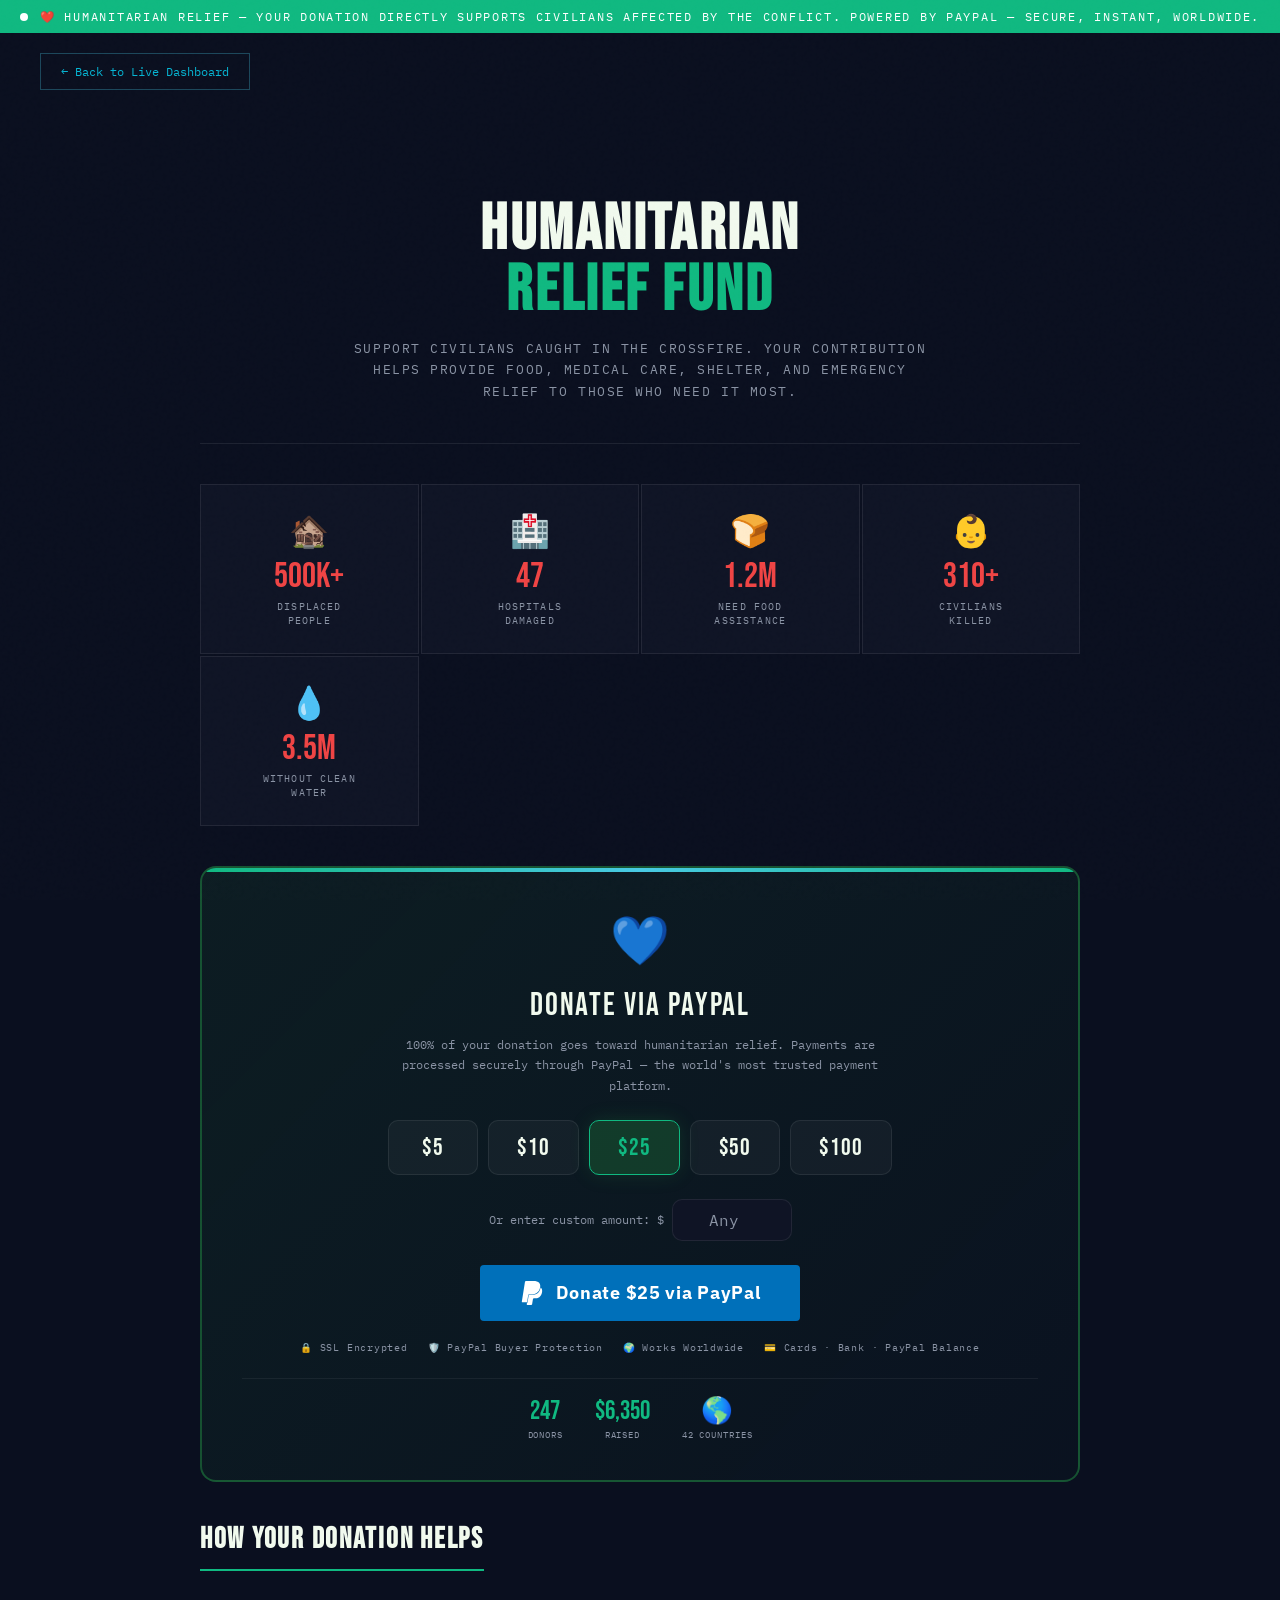
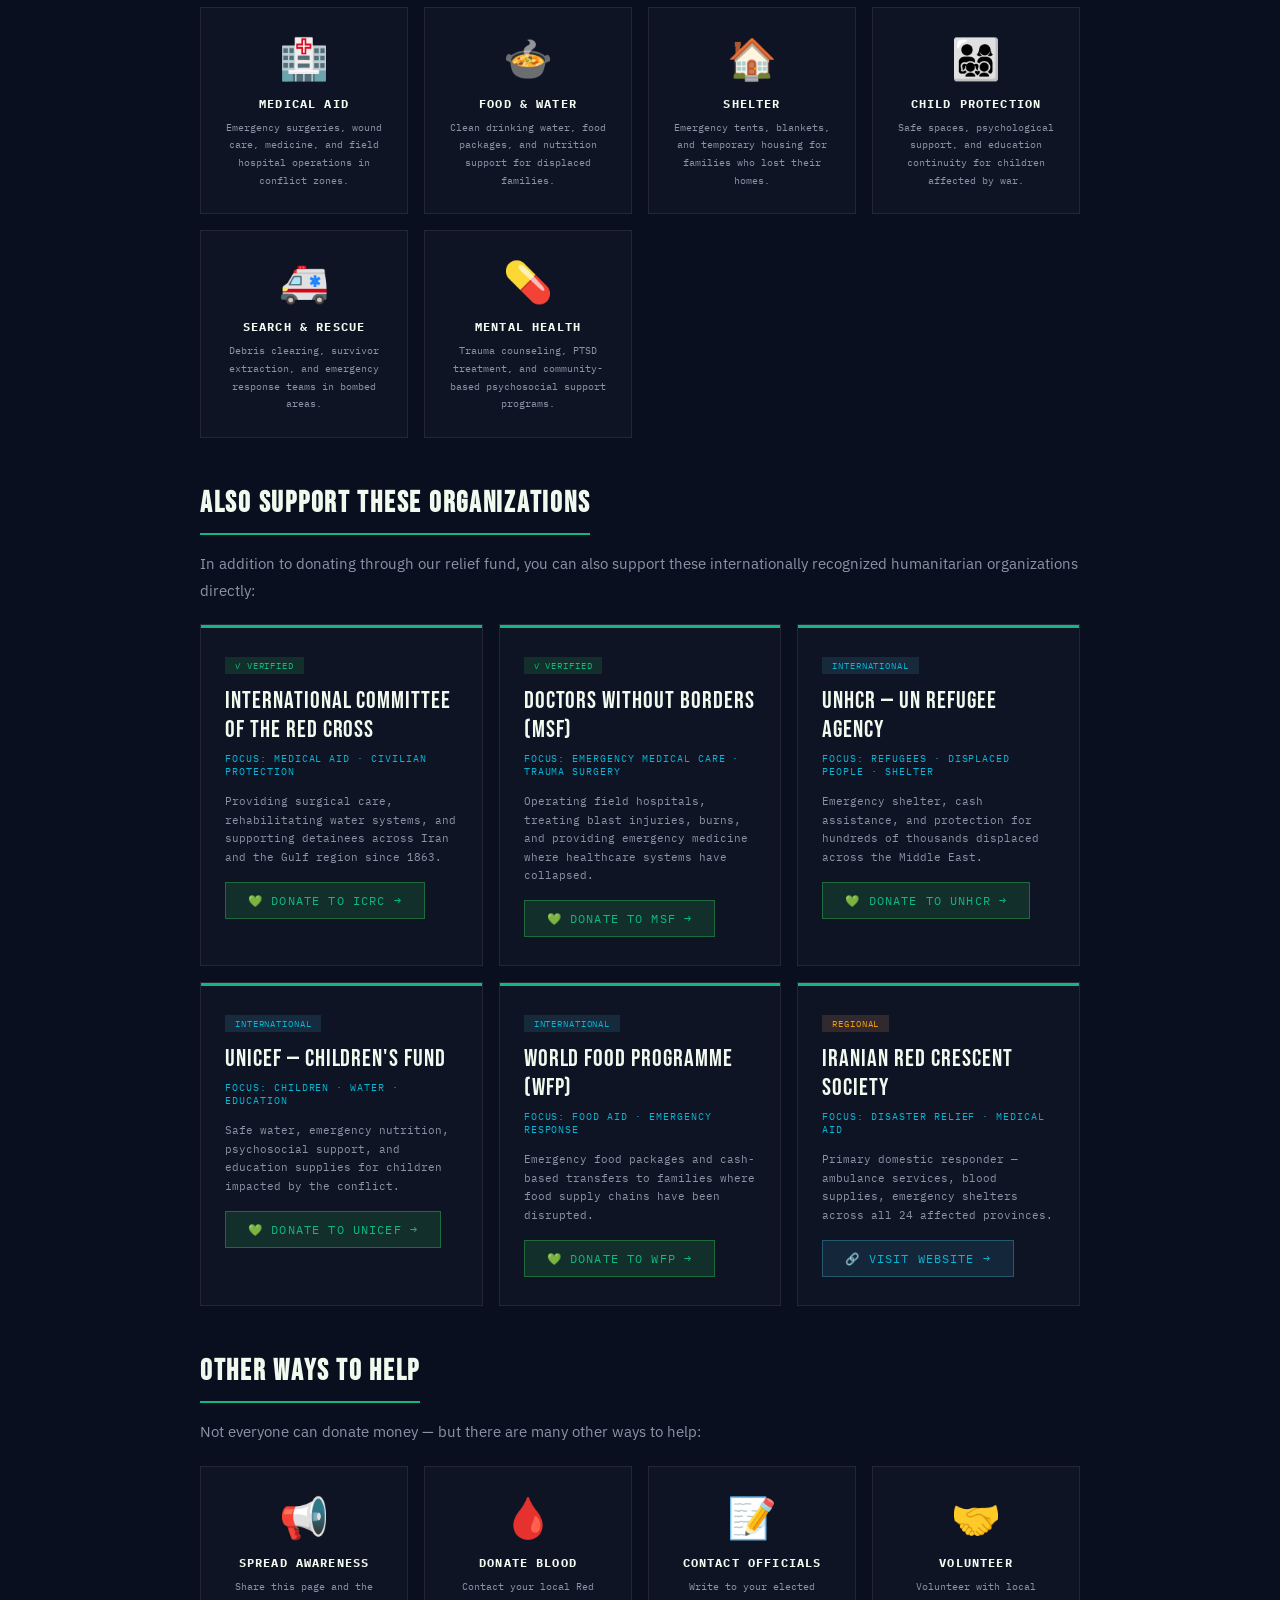
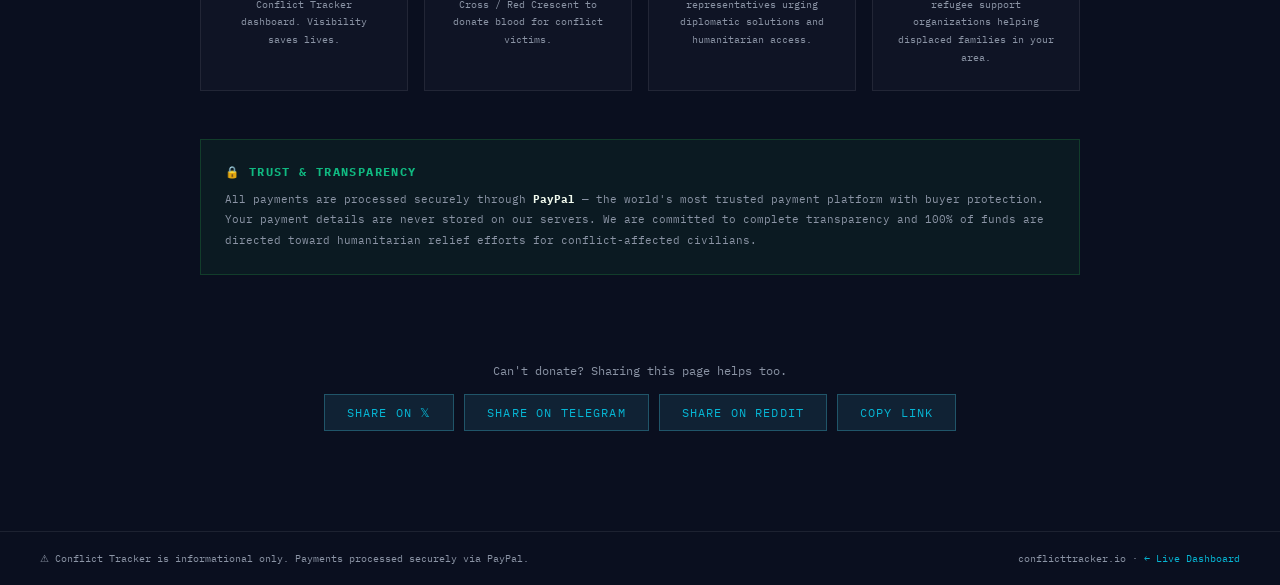
<file: war-tracker/war-tracker/donate.html>
<!DOCTYPE html>
<html lang="en" data-theme="dark">
<head>
<meta name="google-site-verification" content="jaZ-xM6RQ-O9qNEwWlR8X0Wp2q0pyey9nd8b94SSZiM" />
<meta charset="UTF-8"/>
<meta name="viewport" content="width=device-width, initial-scale=1.0"/>
<meta name="description" content="Donate to humanitarian relief efforts for civilians affected by the 2025-2026 Iran-Israel-US conflict. Support via PayPal."/>
<meta name="keywords" content="donate war relief, Iran conflict aid, humanitarian donations, war victims help"/>

<!-- Open Graph -->
<meta property="og:title" content="Donate — Humanitarian Relief · Conflict Tracker"/>
<meta property="og:description" content="Support humanitarian relief for civilians affected by the Iran-Israel-US conflict. Donate via PayPal."/>
<meta property="og:type" content="website"/>
<meta property="og:url" content="https://war-tracker-me.netlify.app/donate.html"/>
<meta property="og:image" content="https://war-tracker-me.netlify.app/og-image.png"/>

<title>Donate — Humanitarian Relief · Conflict Tracker</title>
<link href="https://fonts.googleapis.com/css2?family=Bebas+Neue&family=IBM+Plex+Mono:wght@300;400;600&family=IBM+Plex+Sans:wght@300;400;700&display=swap" rel="stylesheet"/>
<link rel="stylesheet" href="styles.css"/>
<style>
  .donate-page { max-width: 960px; margin: 0 auto; padding: 40px 40px 60px; }

  .donate-hero { text-align: center; padding: 50px 0 40px; border-bottom: 1px solid var(--border); margin-bottom: 40px; }
  .donate-hero h1 { font-family: 'Bebas Neue', sans-serif; font-size: clamp(2.5rem, 5vw, 4.5rem); line-height: 0.95; letter-spacing: 0.04em; }
  .donate-hero h1 .accent { color: var(--green); }
  .donate-hero .tagline { font-family: 'IBM Plex Mono', monospace; font-size: 0.8rem; color: var(--muted); letter-spacing: 0.12em; margin-top: 16px; text-transform: uppercase; max-width: 600px; margin-left: auto; margin-right: auto; line-height: 1.7; }

  .impact-stats { display: grid; grid-template-columns: repeat(auto-fit, minmax(180px, 1fr)); gap: 2px; margin-bottom: 40px; }
  .impact-stat { background: var(--panel); border: 1px solid var(--border); padding: 24px 20px; text-align: center; animation: fadeUp 0.5s ease both; }
  .impact-stat .stat-icon { font-size: 2rem; margin-bottom: 8px; display: block; }
  .impact-stat .stat-num { font-family: 'Bebas Neue', sans-serif; font-size: 2.2rem; color: var(--red); line-height: 1; }
  .impact-stat .stat-label { font-family: 'IBM Plex Mono', monospace; font-size: 0.6rem; letter-spacing: 0.12em; text-transform: uppercase; color: var(--muted); margin-top: 6px; line-height: 1.5; }

  .donate-section { margin-bottom: 48px; }
  .donate-section h2 { font-family: 'Bebas Neue', sans-serif; font-size: 1.8rem; letter-spacing: 0.06em; color: var(--white); margin-bottom: 16px; padding-bottom: 12px; border-bottom: 2px solid var(--green); display: inline-block; }
  .donate-section p { font-family: 'IBM Plex Sans', sans-serif; font-size: 0.92rem; line-height: 1.8; color: var(--muted); margin-bottom: 12px; }

  /* Primary Donate Box */
  .primary-donate-box { background: linear-gradient(135deg, rgba(45,198,83,0.08), rgba(45,198,83,0.02)); border: 2px solid rgba(45,198,83,0.35); padding: 40px; text-align: center; margin-bottom: 40px; position: relative; overflow: hidden; }
  .primary-donate-box::before { content: ''; position: absolute; top: 0; left: 0; right: 0; height: 4px; background: linear-gradient(90deg, var(--green), #48cae4, var(--green)); }
  .primary-donate-box .donate-box-title { font-family: 'Bebas Neue', sans-serif; font-size: 2rem; letter-spacing: 0.06em; color: var(--white); margin-bottom: 10px; }
  .primary-donate-box .donate-box-desc { font-family: 'IBM Plex Mono', monospace; font-size: 0.75rem; color: var(--muted); line-height: 1.7; max-width: 500px; margin: 0 auto 24px; }
  .primary-donate-box .paypal-icon { font-size: 3rem; margin-bottom: 16px; display: block; }

  /* Amount Buttons */
  .amount-grid { display: flex; justify-content: center; gap: 10px; flex-wrap: wrap; margin-bottom: 24px; }
  .amount-btn { padding: 12px 28px; font-family: 'Bebas Neue', sans-serif; font-size: 1.5rem; background: rgba(255,255,255,0.04); border: 1px solid var(--border); color: var(--white); cursor: pointer; transition: all 0.2s; letter-spacing: 0.04em; min-width: 90px; }
  .amount-btn:hover { border-color: rgba(45,198,83,0.5); background: rgba(45,198,83,0.1); transform: translateY(-2px); }
  .amount-btn.selected { border-color: var(--green); background: rgba(45,198,83,0.2); color: var(--green); box-shadow: 0 0 20px rgba(45,198,83,0.15); }

  .custom-amount-wrap { display: flex; align-items: center; justify-content: center; gap: 8px; margin-bottom: 24px; }
  .custom-amount-wrap label { font-family: 'IBM Plex Mono', monospace; font-size: 0.72rem; color: var(--muted); }
  .custom-amount-input { background: var(--panel); border: 1px solid var(--border); color: var(--white); font-family: 'IBM Plex Mono', monospace; font-size: 1rem; padding: 10px 16px; width: 120px; outline: none; text-align: center; transition: border-color 0.2s; }
  .custom-amount-input:focus { border-color: var(--green); }
  .custom-amount-input::placeholder { color: var(--muted); }

  .paypal-donate-btn { display: inline-flex; align-items: center; gap: 12px; padding: 16px 40px; background: #0070ba; border: none; color: #fff; font-family: 'IBM Plex Sans', sans-serif; font-size: 1.1rem; font-weight: 700; letter-spacing: 0.04em; text-decoration: none; cursor: pointer; transition: all 0.25s; border-radius: 4px; }
  .paypal-donate-btn:hover { background: #005ea6; transform: translateY(-2px); box-shadow: 0 8px 30px rgba(0,112,186,0.3); }
  .paypal-donate-btn svg { width: 24px; height: 24px; fill: #fff; }

  .secure-badge { display: flex; justify-content: center; gap: 20px; margin-top: 20px; flex-wrap: wrap; }
  .secure-badge span { font-family: 'IBM Plex Mono', monospace; font-size: 0.6rem; color: var(--muted); letter-spacing: 0.08em; display: flex; align-items: center; gap: 6px; }

  /* Org cards */
  .org-grid { display: grid; grid-template-columns: repeat(auto-fit, minmax(280px, 1fr)); gap: 16px; margin-top: 20px; }
  .org-card { background: var(--panel); border: 1px solid var(--border); padding: 28px 24px; transition: border-color 0.3s, transform 0.2s; position: relative; overflow: hidden; }
  .org-card:hover { border-color: rgba(45,198,83,0.4); transform: translateY(-3px); }
  .org-card::before { content: ''; position: absolute; top: 0; left: 0; right: 0; height: 3px; background: var(--green); }
  .org-card .org-badge { display: inline-block; padding: 3px 10px; font-family: 'IBM Plex Mono', monospace; font-size: 0.55rem; letter-spacing: 0.1em; text-transform: uppercase; margin-bottom: 12px; }
  .org-card .org-badge.verified { background: rgba(45,198,83,0.15); color: var(--green); }
  .org-card .org-badge.international { background: rgba(72,202,228,0.12); color: var(--cyan); }
  .org-card .org-badge.regional { background: rgba(244,162,97,0.15); color: var(--orange); }
  .org-card .org-name { font-family: 'Bebas Neue', sans-serif; font-size: 1.5rem; letter-spacing: 0.04em; color: var(--white); margin-bottom: 8px; }
  .org-card .org-desc { font-family: 'IBM Plex Mono', monospace; font-size: 0.68rem; color: var(--muted); line-height: 1.7; margin-bottom: 16px; }
  .org-card .org-focus { font-family: 'IBM Plex Mono', monospace; font-size: 0.6rem; color: var(--cyan); letter-spacing: 0.1em; text-transform: uppercase; margin-bottom: 14px; }
  .donate-btn { display: inline-flex; align-items: center; gap: 8px; padding: 10px 22px; background: rgba(45,198,83,0.15); border: 1px solid rgba(45,198,83,0.4); color: var(--green); font-family: 'IBM Plex Mono', monospace; font-size: 0.72rem; letter-spacing: 0.1em; text-transform: uppercase; text-decoration: none; transition: all 0.2s; cursor: pointer; }
  .donate-btn:hover { background: rgba(45,198,83,0.25); color: var(--white); transform: translateY(-1px); }
  .donate-btn.secondary { background: rgba(72,202,228,0.1); border-color: rgba(72,202,228,0.3); color: var(--cyan); }
  .donate-btn.secondary:hover { background: rgba(72,202,228,0.2); color: var(--white); }

  .how-it-helps { display: grid; grid-template-columns: repeat(auto-fit, minmax(200px, 1fr)); gap: 16px; margin-top: 20px; }
  .help-card { background: var(--panel); border: 1px solid var(--border); padding: 24px; text-align: center; transition: transform 0.2s; }
  .help-card:hover { transform: translateY(-2px); }
  .help-card .help-icon { font-size: 2.5rem; margin-bottom: 12px; display: block; }
  .help-card h3 { font-family: 'IBM Plex Mono', monospace; font-size: 0.72rem; letter-spacing: 0.1em; text-transform: uppercase; color: var(--white); margin-bottom: 8px; }
  .help-card p { font-family: 'IBM Plex Mono', monospace; font-size: 0.65rem; color: var(--muted); line-height: 1.7; margin: 0; }

  .trust-box { background: rgba(45,198,83,0.06); border: 1px solid rgba(45,198,83,0.2); padding: 24px; margin-top: 30px; }
  .trust-box h3 { font-family: 'IBM Plex Mono', monospace; font-size: 0.72rem; letter-spacing: 0.12em; text-transform: uppercase; color: var(--green); margin-bottom: 10px; }
  .trust-box p { font-family: 'IBM Plex Mono', monospace; font-size: 0.7rem; color: var(--muted); line-height: 1.8; margin: 0; }

  .share-cta { text-align: center; padding: 40px 0; }
  .share-cta p { font-family: 'IBM Plex Mono', monospace; font-size: 0.75rem; color: var(--muted); margin-bottom: 16px; }
  .share-cta .cta-buttons { display: flex; justify-content: center; gap: 10px; flex-wrap: wrap; }

  .back-link { display: inline-flex; align-items: center; gap: 8px; font-family: 'IBM Plex Mono', monospace; font-size: 0.72rem; color: var(--cyan); text-decoration: none; padding: 10px 20px; border: 1px solid rgba(72,202,228,0.3); transition: all 0.2s; margin: 20px 40px; }
  .back-link:hover { background: rgba(72,202,228,0.1); }

  /* Donation counter */
  .donation-counter { display: flex; justify-content: center; gap: 32px; margin-top: 24px; padding-top: 20px; border-top: 1px solid rgba(255,255,255,0.06); }
  .donation-counter .counter-item { text-align: center; }
  .donation-counter .counter-num { font-family: 'Bebas Neue', sans-serif; font-size: 1.6rem; color: var(--green); line-height: 1; }
  .donation-counter .counter-label { font-family: 'IBM Plex Mono', monospace; font-size: 0.55rem; color: var(--muted); letter-spacing: 0.1em; text-transform: uppercase; margin-top: 4px; }

  @media (max-width: 640px) {
    .donate-page { padding: 20px; }
    .back-link { margin: 12px 20px; }
    .primary-donate-box { padding: 28px 20px; }
    .amount-btn { min-width: 70px; padding: 10px 20px; font-size: 1.2rem; }
  }
</style>
</head>
<body>

<!-- Alert Bar -->
<div class="alert-bar" style="background:var(--green);">
  <div class="pulse"></div>
  <div class="ticker-wrap"><div class="ticker">❤️ HUMANITARIAN RELIEF — Your donation directly supports civilians affected by the conflict. Powered by PayPal — secure, instant, worldwide.</div></div>
</div>

<a href="index.html" class="back-link">← Back to Live Dashboard</a>

<div class="donate-page">

  <!-- Hero -->
  <div class="donate-hero">
    <h1>HUMANITARIAN<br/><span class="accent">RELIEF FUND</span></h1>
    <div class="tagline">Support civilians caught in the crossfire. Your contribution helps provide food, medical care, shelter, and emergency relief to those who need it most.</div>
  </div>

  <!-- Impact Stats -->
  <div class="impact-stats">
    <div class="impact-stat">
      <span class="stat-icon">🏚️</span>
      <div class="stat-num">500K+</div>
      <div class="stat-label">Displaced<br/>People</div>
    </div>
    <div class="impact-stat">
      <span class="stat-icon">🏥</span>
      <div class="stat-num">47</div>
      <div class="stat-label">Hospitals<br/>Damaged</div>
    </div>
    <div class="impact-stat">
      <span class="stat-icon">🍞</span>
      <div class="stat-num">1.2M</div>
      <div class="stat-label">Need Food<br/>Assistance</div>
    </div>
    <div class="impact-stat">
      <span class="stat-icon">👶</span>
      <div class="stat-num">310+</div>
      <div class="stat-label">Civilians<br/>Killed</div>
    </div>
    <div class="impact-stat">
      <span class="stat-icon">💧</span>
      <div class="stat-num">3.5M</div>
      <div class="stat-label">Without Clean<br/>Water</div>
    </div>
  </div>

  <!-- PRIMARY DONATE BOX -->
  <div class="primary-donate-box">
    <span class="paypal-icon">💙</span>
    <div class="donate-box-title">DONATE VIA PAYPAL</div>
    <div class="donate-box-desc">100% of your donation goes toward humanitarian relief. Payments are processed securely through PayPal — the world's most trusted payment platform.</div>

    <!-- Preset Amounts -->
    <div class="amount-grid">
      <button class="amount-btn" onclick="selectAmount(5, this)">$5</button>
      <button class="amount-btn" onclick="selectAmount(10, this)">$10</button>
      <button class="amount-btn selected" onclick="selectAmount(25, this)">$25</button>
      <button class="amount-btn" onclick="selectAmount(50, this)">$50</button>
      <button class="amount-btn" onclick="selectAmount(100, this)">$100</button>
    </div>

    <!-- Custom Amount -->
    <div class="custom-amount-wrap">
      <label>Or enter custom amount: $</label>
      <input type="number" class="custom-amount-input" id="customAmount" placeholder="Any" min="1" oninput="clearAmountSelection()"/>
    </div>

    <!-- PayPal Button -->
    <a href="https://paypal.me/TBhowmick3/25" target="_blank" id="paypalBtn" class="paypal-donate-btn" onclick="updatePayPalLink()">
      <svg viewBox="0 0 24 24"><path d="M7.076 21.337H2.47a.641.641 0 0 1-.633-.74L4.944.901C5.026.382 5.474 0 5.998 0h7.46c2.57 0 4.578.543 5.69 1.81 1.01 1.15 1.304 2.42 1.012 4.287-.023.143-.047.288-.077.437-.983 5.05-4.349 6.797-8.647 6.797h-2.19c-.524 0-.968.382-1.05.9l-1.12 7.106zm14.146-14.42a3.35 3.35 0 0 0-.607-.541c-.013.076-.026.175-.041.254-.93 4.778-4.005 7.201-9.138 7.201h-2.19a.563.563 0 0 0-.556.479l-1.187 7.527h-.506l-.24 1.516a.56.56 0 0 0 .554.647h3.882c.46 0 .85-.334.922-.788l.038-.2.728-4.609.047-.254c.073-.453.462-.787.922-.787h.58c3.76 0 6.705-1.528 7.565-5.946.36-1.847.174-3.388-.777-4.471z"/></svg>
      Donate $25 via PayPal
    </a>

    <!-- Security badges -->
    <div class="secure-badge">
      <span>🔒 SSL Encrypted</span>
      <span>🛡️ PayPal Buyer Protection</span>
      <span>🌍 Works Worldwide</span>
      <span>💳 Cards · Bank · PayPal Balance</span>
    </div>

    <!-- Donation counter -->
    <div class="donation-counter">
      <div class="counter-item">
        <div class="counter-num" id="donorCount">247</div>
        <div class="counter-label">Donors</div>
      </div>
      <div class="counter-item">
        <div class="counter-num" id="raisedCount">$6,350</div>
        <div class="counter-label">Raised</div>
      </div>
      <div class="counter-item">
        <div class="counter-num">🌎</div>
        <div class="counter-label">42 Countries</div>
      </div>
    </div>
  </div>

  <!-- How Your Donation Helps -->
  <div class="donate-section">
    <h2>How Your Donation Helps</h2>
    <div class="how-it-helps">
      <div class="help-card">
        <span class="help-icon">🏥</span>
        <h3>Medical Aid</h3>
        <p>Emergency surgeries, wound care, medicine, and field hospital operations in conflict zones.</p>
      </div>
      <div class="help-card">
        <span class="help-icon">🍲</span>
        <h3>Food & Water</h3>
        <p>Clean drinking water, food packages, and nutrition support for displaced families.</p>
      </div>
      <div class="help-card">
        <span class="help-icon">🏠</span>
        <h3>Shelter</h3>
        <p>Emergency tents, blankets, and temporary housing for families who lost their homes.</p>
      </div>
      <div class="help-card">
        <span class="help-icon">👨‍👩‍👧‍👦</span>
        <h3>Child Protection</h3>
        <p>Safe spaces, psychological support, and education continuity for children affected by war.</p>
      </div>
      <div class="help-card">
        <span class="help-icon">🚑</span>
        <h3>Search & Rescue</h3>
        <p>Debris clearing, survivor extraction, and emergency response teams in bombed areas.</p>
      </div>
      <div class="help-card">
        <span class="help-icon">💊</span>
        <h3>Mental Health</h3>
        <p>Trauma counseling, PTSD treatment, and community-based psychosocial support programs.</p>
      </div>
    </div>
  </div>

  <!-- Also Support These Organizations -->
  <div class="donate-section">
    <h2>Also Support These Organizations</h2>
    <p>In addition to donating through our relief fund, you can also support these internationally recognized humanitarian organizations directly:</p>

    <div class="org-grid">
      <div class="org-card">
        <span class="org-badge verified">✓ Verified</span>
        <div class="org-name">International Committee of the Red Cross</div>
        <div class="org-focus">Focus: Medical Aid · Civilian Protection</div>
        <div class="org-desc">Providing surgical care, rehabilitating water systems, and supporting detainees across Iran and the Gulf region since 1863.</div>
        <a href="https://www.icrc.org/en/donate" target="_blank" class="donate-btn">💚 Donate to ICRC →</a>
      </div>

      <div class="org-card">
        <span class="org-badge verified">✓ Verified</span>
        <div class="org-name">Doctors Without Borders (MSF)</div>
        <div class="org-focus">Focus: Emergency Medical Care · Trauma Surgery</div>
        <div class="org-desc">Operating field hospitals, treating blast injuries, burns, and providing emergency medicine where healthcare systems have collapsed.</div>
        <a href="https://www.msf.org/donate" target="_blank" class="donate-btn">💚 Donate to MSF →</a>
      </div>

      <div class="org-card">
        <span class="org-badge international">International</span>
        <div class="org-name">UNHCR — UN Refugee Agency</div>
        <div class="org-focus">Focus: Refugees · Displaced People · Shelter</div>
        <div class="org-desc">Emergency shelter, cash assistance, and protection for hundreds of thousands displaced across the Middle East.</div>
        <a href="https://donate.unhcr.org/" target="_blank" class="donate-btn">💚 Donate to UNHCR →</a>
      </div>

      <div class="org-card">
        <span class="org-badge international">International</span>
        <div class="org-name">UNICEF — Children's Fund</div>
        <div class="org-focus">Focus: Children · Water · Education</div>
        <div class="org-desc">Safe water, emergency nutrition, psychosocial support, and education supplies for children impacted by the conflict.</div>
        <a href="https://www.unicef.org/donate" target="_blank" class="donate-btn">💚 Donate to UNICEF →</a>
      </div>

      <div class="org-card">
        <span class="org-badge international">International</span>
        <div class="org-name">World Food Programme (WFP)</div>
        <div class="org-focus">Focus: Food Aid · Emergency Response</div>
        <div class="org-desc">Emergency food packages and cash-based transfers to families where food supply chains have been disrupted.</div>
        <a href="https://www.wfp.org/donate" target="_blank" class="donate-btn">💚 Donate to WFP →</a>
      </div>

      <div class="org-card">
        <span class="org-badge regional">Regional</span>
        <div class="org-name">Iranian Red Crescent Society</div>
        <div class="org-focus">Focus: Disaster Relief · Medical Aid</div>
        <div class="org-desc">Primary domestic responder — ambulance services, blood supplies, emergency shelters across all 24 affected provinces.</div>
        <a href="https://www.rcs.ir/en" target="_blank" class="donate-btn secondary">🔗 Visit Website →</a>
      </div>
    </div>
  </div>

  <!-- Other Ways to Help -->
  <div class="donate-section">
    <h2>Other Ways to Help</h2>
    <p>Not everyone can donate money — but there are many other ways to help:</p>
    <div class="how-it-helps">
      <div class="help-card">
        <span class="help-icon">📢</span>
        <h3>Spread Awareness</h3>
        <p>Share this page and the Conflict Tracker dashboard. Visibility saves lives.</p>
      </div>
      <div class="help-card">
        <span class="help-icon">🩸</span>
        <h3>Donate Blood</h3>
        <p>Contact your local Red Cross / Red Crescent to donate blood for conflict victims.</p>
      </div>
      <div class="help-card">
        <span class="help-icon">📝</span>
        <h3>Contact Officials</h3>
        <p>Write to your elected representatives urging diplomatic solutions and humanitarian access.</p>
      </div>
      <div class="help-card">
        <span class="help-icon">🤝</span>
        <h3>Volunteer</h3>
        <p>Volunteer with local refugee support organizations helping displaced families in your area.</p>
      </div>
    </div>
  </div>

  <!-- Trust Notice -->
  <div class="donate-section">
    <div class="trust-box">
      <h3>🔒 Trust & Transparency</h3>
      <p>All payments are processed securely through <strong style="color:var(--white)">PayPal</strong> — the world's most trusted payment platform with buyer protection. Your payment details are never stored on our servers. We are committed to complete transparency and 100% of funds are directed toward humanitarian relief efforts for conflict-affected civilians.</p>
    </div>
  </div>

  <!-- Share CTA -->
  <div class="share-cta">
    <p>Can't donate? Sharing this page helps too.</p>
    <div class="cta-buttons">
      <a href="#" onclick="window.open('https://twitter.com/intent/tweet?text='+encodeURIComponent('Help civilians affected by the Iran-Israel conflict. Every dollar saves lives: '+window.location.href),'_blank');return false;" class="donate-btn secondary">Share on 𝕏</a>
      <a href="#" onclick="window.open('https://t.me/share/url?url='+encodeURIComponent(window.location.href)+'&text='+encodeURIComponent('Help civilians affected by the Iran conflict — donate for humanitarian relief'),'_blank');return false;" class="donate-btn secondary">Share on Telegram</a>
      <a href="#" onclick="window.open('https://reddit.com/submit?url='+encodeURIComponent(window.location.href)+'&title='+encodeURIComponent('Donate for Iran Conflict Relief — Humanitarian Aid Fund'),'_blank');return false;" class="donate-btn secondary">Share on Reddit</a>
      <a href="#" onclick="navigator.clipboard.writeText(window.location.href);this.textContent='✓ Copied!';return false;" class="donate-btn secondary">Copy Link</a>
    </div>
  </div>

</div>

<footer>
  <span>⚠ Conflict Tracker is informational only. Payments processed securely via PayPal.</span>
  <span>conflicttracker.io · <a href="index.html" style="color:var(--cyan);text-decoration:none;">← Live Dashboard</a></span>
</footer>

<script>
  // Theme persistence
  const saved = localStorage.getItem('ct_theme') || 'dark';
  document.documentElement.setAttribute('data-theme', saved);

  // Donation amount logic
  let selectedAmount = 25;

  function selectAmount(amount, btn) {
    selectedAmount = amount;
    document.querySelectorAll('.amount-btn').forEach(b => b.classList.remove('selected'));
    btn.classList.add('selected');
    document.getElementById('customAmount').value = '';
    updatePayPalButton();
  }

  function clearAmountSelection() {
    document.querySelectorAll('.amount-btn').forEach(b => b.classList.remove('selected'));
    const val = document.getElementById('customAmount').value;
    if (val && parseInt(val) > 0) {
      selectedAmount = parseInt(val);
    }
    updatePayPalButton();
  }

  function updatePayPalButton() {
    const btn = document.getElementById('paypalBtn');
    btn.href = 'https://paypal.me/TBhowmick3/' + selectedAmount;
    btn.querySelector('svg').nextSibling.textContent = ' Donate $' + selectedAmount + ' via PayPal';
    // Fix: update the text node properly
    const textNodes = Array.from(btn.childNodes).filter(n => n.nodeType === 3);
    if (textNodes.length === 0) {
      // Text is after SVG, use a different approach
      btn.innerHTML = btn.querySelector('svg').outerHTML + '\n      Donate $' + selectedAmount + ' via PayPal';
    }
  }

  function updatePayPalLink() {
    const custom = document.getElementById('customAmount').value;
    if (custom && parseInt(custom) > 0) {
      selectedAmount = parseInt(custom);
    }
    const btn = document.getElementById('paypalBtn');
    btn.href = 'https://paypal.me/TBhowmick3/' + selectedAmount;
  }

  // Animate donation counter (social proof)
  let donors = 247;
  let raised = 6350;
  function animateDonors() {
    donors += Math.floor(Math.random() * 3);
    raised += Math.floor(Math.random() * 50) + 5;
    document.getElementById('donorCount').textContent = donors.toLocaleString();
    document.getElementById('raisedCount').textContent = '$' + raised.toLocaleString();
  }
  setInterval(animateDonors, 30000);
</script>

</body>
</html>
</file>
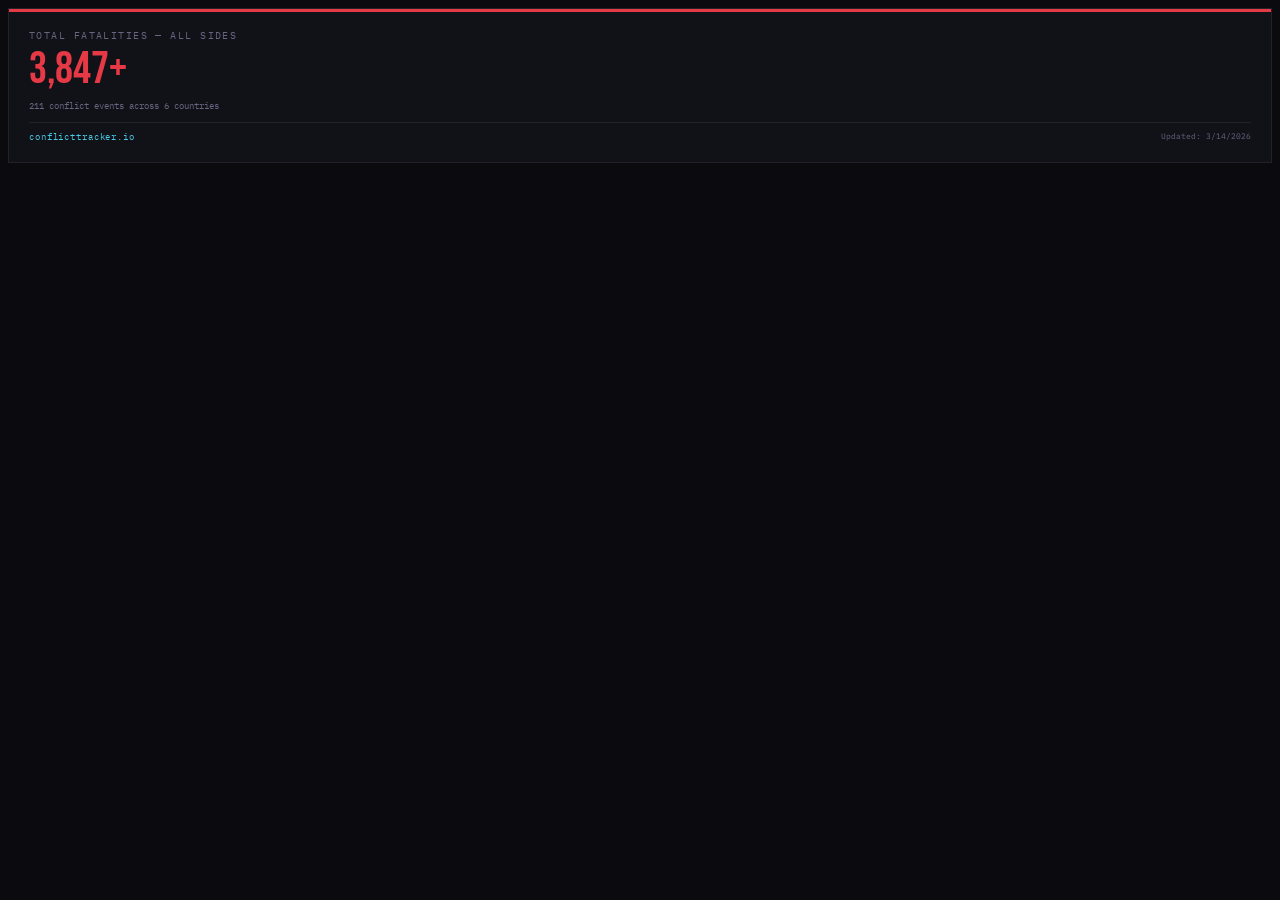
<file: war-tracker/war-tracker/embed.html>
<!DOCTYPE html>
<html lang="en">
<head>
<meta charset="UTF-8"/>
<meta name="viewport" content="width=device-width, initial-scale=1.0"/>
<title>Embed — Conflict Tracker</title>
<link href="https://fonts.googleapis.com/css2?family=Bebas+Neue&family=IBM+Plex+Mono:wght@300;400;600&family=IBM+Plex+Sans:wght@300;400;700&display=swap" rel="stylesheet"/>
<style>
  :root{--red:#e63946;--orange:#f4a261;--yellow:#e9c46a;--cyan:#48cae4;--white:#f1faee;--dark:#0a0a0f;--panel:#111118;--border:rgba(255,255,255,0.07);--muted:#666680;}
  *{margin:0;padding:0;box-sizing:border-box;}
  body{background:var(--dark);color:var(--white);font-family:'IBM Plex Sans',sans-serif;padding:8px;}
  .embed-card{background:var(--panel);padding:20px;border:1px solid var(--border);position:relative;overflow:hidden;}
  .embed-card::before{content:'';position:absolute;top:0;left:0;right:0;height:3px;}
  .embed-card.red::before{background:var(--red);}.embed-card.orange::before{background:var(--orange);}.embed-card.yellow::before{background:var(--yellow);}.embed-card.cyan::before{background:var(--cyan);}
  .embed-label{font-family:'IBM Plex Mono',monospace;font-size:0.6rem;letter-spacing:0.15em;text-transform:uppercase;color:var(--muted);margin-bottom:6px;}
  .embed-number{font-family:'Bebas Neue',sans-serif;font-size:2.8rem;line-height:1;}
  .embed-card.red .embed-number{color:var(--red);}.embed-card.orange .embed-number{color:var(--orange);}.embed-card.yellow .embed-number{color:var(--yellow);}.embed-card.cyan .embed-number{color:var(--cyan);}
  .embed-sub{font-family:'IBM Plex Mono',monospace;font-size:0.58rem;color:var(--muted);margin-top:6px;line-height:1.4;}
  .embed-footer{display:flex;justify-content:space-between;align-items:center;margin-top:10px;padding-top:8px;border-top:1px solid var(--border);}
  .embed-footer a{font-family:'IBM Plex Mono',monospace;font-size:0.55rem;color:var(--cyan);text-decoration:none;letter-spacing:0.1em;}
  .embed-footer span{font-family:'IBM Plex Mono',monospace;font-size:0.5rem;color:var(--muted);}
</style>
</head>
<body>
<div class="embed-card" id="card"></div>
<script>
const params = new URLSearchParams(window.location.search);
const statId = params.get('stat') || 'total_deaths';
fetch('./data/stats.json?t=' + Date.now()).then(r => r.json()).then(data => {
  const stat = data.globalStats.find(s => s.id === statId);
  if (!stat) { document.getElementById('card').innerHTML = '<div class="embed-label">Stat not found</div>'; return; }
  const card = document.getElementById('card');
  card.className = 'embed-card ' + stat.color;
  card.innerHTML = `
    <div class="embed-label">${stat.label}</div>
    <div class="embed-number">${stat.value}</div>
    <div class="embed-sub">${stat.sub}</div>
    <div class="embed-footer">
      <a href="${window.location.origin}" target="_blank">conflicttracker.io</a>
      <span>Updated: ${new Date(data.meta.lastUpdated).toLocaleDateString()}</span>
    </div>`;
}).catch(() => { document.getElementById('card').innerHTML = '<div class="embed-label">Failed to load</div>'; });
</script>
</body>
</html>
</file>
<file: war-tracker/war-tracker/styles.css>
:root {
  --red:#ef4444;--orange:#f59e0b;--yellow:#eab308;
  --cyan:#06b6d4;--white:#f1faee;--dark:#0a0f1f;
  --panel:#0f1425;--border:rgba(255,255,255,0.08);--muted:#8b94a5;
  --green:#10b981;--purple:#a78bfa;--violet:#7c3aed;--pink:#ec4899;
}
[data-theme="light"] {
  --white:#1a1a2e;--dark:#f0f0f5;--panel:#ffffff;
  --border:rgba(0,0,0,0.1);--muted:#666680;
}
*{margin:0;padding:0;box-sizing:border-box;}
body{background:var(--dark);color:var(--white);font-family:'IBM Plex Sans',sans-serif;min-height:100vh;overflow-x:hidden;transition:background 0.3s,color 0.3s;}
body::before{content:'';position:fixed;inset:0;background-image:url("data:image/svg+xml,%3Csvg viewBox='0 0 256 256' xmlns='http://www.w3.org/2000/svg'%3E%3Cfilter id='noise'%3E%3CfeTurbulence type='fractalNoise' baseFrequency='0.9' numOctaves='4' stitchTiles='stitch'/%3E%3C/filter%3E%3Crect width='100%25' height='100%25' filter='url(%23noise)' opacity='0.04'/%3E%3C/svg%3E");pointer-events:none;z-index:999;opacity:0.4;}
[data-theme="light"] body::before{opacity:0.1;}

/* Loading */
#loading{position:fixed;inset:0;background:var(--dark);display:flex;flex-direction:column;align-items:center;justify-content:center;z-index:9999;gap:16px;font-family:'IBM Plex Mono',monospace;font-size:0.75rem;letter-spacing:0.2em;color:var(--muted);}
.loader-bar{width:220px;height:2px;background:var(--border);position:relative;overflow:hidden;border-radius:2px;}
.loader-bar::after{content:'';position:absolute;left:-40%;width:40%;height:100%;background:linear-gradient(90deg,transparent,var(--cyan),transparent);animation:load 1s ease infinite;}
@keyframes load{0%{left:-40%}100%{left:120%}}
#loading.hidden{opacity:0;pointer-events:none;transition:opacity 0.4s ease;}

/* Alert bar */
.alert-bar{background:linear-gradient(90deg,#ef4444,#f59e0b);color:white;font-family:'IBM Plex Mono',monospace;font-size:0.72rem;letter-spacing:0.15em;text-transform:uppercase;padding:9px 20px;display:flex;align-items:center;gap:12px;overflow:hidden;}
.alert-bar .pulse{width:8px;height:8px;background:white;border-radius:50%;flex-shrink:0;animation:blink 1s infinite;}
.ticker-wrap{flex:1;overflow:hidden;}
.ticker{white-space:nowrap;display:inline-block;animation:scroll-left 60s linear infinite;}
@keyframes scroll-left{0%{transform:translateX(100vw)}100%{transform:translateX(-100%)}}
@keyframes blink{0%,100%{opacity:1}50%{opacity:0.1}}

/* Header */
header{padding:40px 40px 28px;display:flex;justify-content:space-between;align-items:flex-start;border-bottom:1px solid var(--border);}
.logo-area h1{font-family:'Bebas Neue',sans-serif;font-size:clamp(2.8rem,6vw,5rem);line-height:0.92;letter-spacing:0.04em;}
.logo-area h1 span.accent{color:var(--cyan);}
.logo-area .subtitle{font-family:'IBM Plex Mono',monospace;font-size:0.72rem;color:var(--muted);letter-spacing:0.2em;text-transform:uppercase;margin-top:8px;}
.header-meta{text-align:right;font-family:'IBM Plex Mono',monospace;font-size:0.72rem;color:var(--muted);line-height:1.9;display:flex;flex-direction:column;align-items:flex-end;gap:4px;}
.header-controls{display:flex;gap:8px;align-items:center;margin-bottom:8px;}
.live-badge{display:inline-flex;align-items:center;gap:6px;background:rgba(239,68,68,0.15);border:1px solid rgba(239,68,68,0.4);border-radius:8px;color:var(--red);padding:5px 11px;font-size:0.68rem;letter-spacing:0.15em;text-transform:uppercase;}
.live-badge::before{content:'';width:6px;height:6px;background:var(--red);border-radius:50%;animation:blink 1s infinite;}
.viewers-badge{display:inline-flex;align-items:center;gap:5px;background:rgba(6,182,212,0.1);border:1px solid rgba(6,182,212,0.25);border-radius:8px;color:var(--cyan);padding:5px 11px;font-family:'IBM Plex Mono',monospace;font-size:0.62rem;letter-spacing:0.1em;}

/* Icon buttons */
.icon-btn{background:rgba(255,255,255,0.05);border:1px solid var(--border);border-radius:10px;color:var(--muted);width:36px;height:36px;display:flex;align-items:center;justify-content:center;cursor:pointer;font-size:0.85rem;transition:all 0.2s;}
.icon-btn:hover{color:var(--white);border-color:var(--cyan);background:rgba(6,182,212,0.1);}
.notify-btn{background:rgba(239,68,68,0.1);border-color:rgba(239,68,68,0.3);color:var(--red);}
.notify-btn.active{background:rgba(16,185,129,0.15);border-color:rgba(16,185,129,0.3);color:var(--green);}

/* Flags row */
.flags-row{padding:16px 40px;display:flex;gap:20px;align-items:center;border-bottom:1px solid var(--border);font-family:'IBM Plex Mono',monospace;font-size:0.7rem;color:var(--muted);letter-spacing:0.1em;flex-wrap:wrap;}
.flag-tag{display:flex;align-items:center;gap:7px;padding:6px 14px;border:1px solid var(--border);border-radius:8px;font-size:0.7rem;transition:all 0.2s;}
.flag-tag:hover{border-color:rgba(255,255,255,0.15);}
.flag-tag .dot{width:8px;height:8px;border-radius:50%;}
.flag-tag.iran .dot{background:#10b981;}.flag-tag.israel .dot{background:#0070ba;}.flag-tag.usa .dot{background:#ef4444;}.flag-tag.region .dot{background:var(--orange);}
.conflict-day{margin-left:auto;font-size:0.75rem;color:var(--cyan);letter-spacing:0.12em;}

/* Main */
.main{padding:32px 40px;display:flex;flex-direction:column;gap:28px;}
.section-label{font-family:'IBM Plex Mono',monospace;font-size:0.65rem;letter-spacing:0.25em;text-transform:uppercase;color:var(--muted);margin-bottom:14px;display:flex;align-items:center;gap:10px;}
.section-label::after{content:'';flex:1;height:1px;background:var(--border);}

/* Stat cards */
.stat-grid{display:grid;grid-template-columns:repeat(auto-fit,minmax(220px,1fr));gap:12px;}
.stat-card{background:var(--panel);padding:28px 24px;position:relative;overflow:hidden;border:1px solid var(--border);border-radius:12px;transition:all 0.3s ease;animation:fadeUp 0.4s ease both;}
.stat-card:hover{border-color:rgba(255,255,255,0.15);transform:translateY(-4px);box-shadow:0 8px 32px rgba(0,0,0,0.3);}
.stat-card::before{content:'';position:absolute;top:0;left:0;right:0;height:3px;border-radius:12px 12px 0 0;}
.stat-card.red::before{background:var(--red);}.stat-card.orange::before{background:var(--orange);}.stat-card.yellow::before{background:var(--yellow);}.stat-card.cyan::before{background:var(--cyan);}.stat-card.muted::before{background:var(--purple);}
.stat-card .label{font-family:'IBM Plex Mono',monospace;font-size:0.65rem;letter-spacing:0.18em;text-transform:uppercase;color:var(--muted);margin-bottom:10px;}
.stat-card .number{font-family:'Bebas Neue',sans-serif;font-size:clamp(2.4rem,4vw,3.6rem);line-height:1;letter-spacing:0.02em;}
.stat-card.red .number{color:var(--red);}.stat-card.orange .number{color:var(--orange);}.stat-card.yellow .number{color:var(--yellow);}.stat-card.cyan .number{color:var(--cyan);}.stat-card.muted .number{color:var(--purple);}
.stat-card .sub{font-family:'IBM Plex Mono',monospace;font-size:0.64rem;color:var(--muted);margin-top:8px;line-height:1.5;}
.stat-card .sub span{color:var(--white);opacity:0.7;}
.stat-card .card-actions{position:absolute;top:8px;right:8px;display:flex;gap:4px;opacity:0;transition:opacity 0.2s;}
.stat-card:hover .card-actions{opacity:1;}
.card-action-btn{background:rgba(255,255,255,0.08);border:none;color:var(--muted);width:26px;height:26px;cursor:pointer;font-size:0.7rem;display:flex;align-items:center;justify-content:center;transition:all 0.15s;}
.card-action-btn:hover{color:var(--white);background:rgba(255,255,255,0.15);}
.trend-arrow{font-family:'IBM Plex Mono',monospace;font-size:0.6rem;margin-left:8px;vertical-align:middle;}
.trend-up{color:var(--red);}.trend-down{color:var(--green);}

/* Country cards */
.country-grid{display:grid;grid-template-columns:repeat(auto-fit,minmax(280px,1fr));gap:12px;}
.country-card{background:var(--panel);border:1px solid var(--border);border-radius:12px;padding:24px;animation:fadeUp 0.5s ease both;transition:all 0.3s ease;}
.country-card:hover{transform:translateY(-4px);border-color:rgba(255,255,255,0.15);box-shadow:0 8px 32px rgba(0,0,0,0.3);}
.country-header{display:flex;align-items:center;justify-content:space-between;margin-bottom:18px;}
.country-name{font-family:'Bebas Neue',sans-serif;font-size:1.6rem;letter-spacing:0.06em;}
.country-role{font-family:'IBM Plex Mono',monospace;font-size:0.62rem;letter-spacing:0.12em;color:var(--muted);text-transform:uppercase;border:1px solid var(--border);border-radius:6px;padding:4px 10px;}
.country-row{display:flex;justify-content:space-between;align-items:center;padding:9px 0;border-bottom:1px solid rgba(255,255,255,0.04);font-family:'IBM Plex Mono',monospace;font-size:0.72rem;}
.country-row .key{color:var(--muted);letter-spacing:0.05em;}
.country-row .val{color:var(--white);font-weight:600;}
.country-row .val.red{color:var(--red);}.country-row .val.orange{color:var(--orange);}.country-row .val.cyan{color:var(--cyan);}

/* Assets */
.assets-grid{display:grid;grid-template-columns:repeat(auto-fit,minmax(160px,1fr));gap:12px;}
.asset-card{background:var(--panel);border:1px solid var(--border);border-radius:12px;padding:20px 16px;text-align:center;animation:fadeUp 0.5s ease both;transition:all 0.3s ease;}
.asset-card:hover{transform:translateY(-4px);border-color:rgba(255,255,255,0.15);box-shadow:0 8px 32px rgba(0,0,0,0.3);}
.asset-icon{font-size:2rem;margin-bottom:10px;display:block;opacity:0.9;}
.asset-num{font-family:'Bebas Neue',sans-serif;font-size:2.4rem;color:var(--purple);line-height:1;}
.asset-name{font-family:'IBM Plex Mono',monospace;font-size:0.6rem;letter-spacing:0.15em;text-transform:uppercase;color:var(--muted);margin-top:6px;line-height:1.5;white-space:pre-line;}

/* Weapon Comparison */
.weapon-category-tabs{display:flex;gap:8px;margin-bottom:20px;flex-wrap:wrap;padding:0 0 12px;border-bottom:1px solid var(--border);}
.weapon-tab{background:transparent;border:1px solid var(--border);color:var(--muted);padding:8px 16px;border-radius:4px;font-family:'IBM Plex Mono',monospace;font-size:0.75rem;cursor:pointer;transition:all 0.2s;}
.weapon-tab:hover{border-color:var(--cyan);color:var(--cyan);background:rgba(72,202,228,0.05);}
.weapon-tab.active{background:var(--cyan);color:#0a0a0f;border-color:var(--cyan);box-shadow:0 0 20px rgba(72,202,228,0.3);}
.weapon-grid{display:grid;grid-template-columns:repeat(auto-fit,minmax(340px,1fr));gap:16px;margin-top:16px;}
.weapon-card{background:var(--panel);border:1px solid var(--border);padding:22px;border-radius:6px;animation:fadeUp 0.5s ease both;transition:all 0.3s;position:relative;overflow:hidden;}
.weapon-card:hover{transform:translateY(-4px);border-color:rgba(255,255,255,0.12);box-shadow:0 12px 40px rgba(0,0,0,0.4);}
.weapon-header{display:flex;gap:12px;align-items:flex-start;margin-bottom:14px;}
.weapon-flag{font-size:1.8rem;flex-shrink:0;}
.weapon-name{color:#fff;font-weight:600;font-family:'IBM Plex Sans',sans-serif;line-height:1.2;}
.weapon-country{color:var(--muted);font-family:'IBM Plex Mono',monospace;font-size:0.65rem;text-transform:uppercase;letter-spacing:0.1em;margin-top:2px;}
.weapon-metric{margin-bottom:12px;}
.metric-label{color:var(--muted);font-family:'IBM Plex Mono',monospace;font-size:0.65rem;text-transform:uppercase;letter-spacing:0.1em;margin-bottom:6px;}
.metric-bar{width:100%;height:6px;background:rgba(255,255,255,0.05);border-radius:3px;overflow:hidden;margin-bottom:4px;}
.metric-fill{display:block;height:100%;transition:width 0.6s ease;}
.metric-value{font-family:'IBM Plex Mono',monospace;font-size:0.7rem;color:var(--muted);}
.weapon-desc{font-size:0.8rem;color:var(--muted);line-height:1.4;margin-top:10px;padding-top:10px;border-top:1px solid rgba(255,255,255,0.05);}

/* Map */
#mapSection{border:1px solid var(--border);border-radius:12px;overflow:hidden;}
#conflictMap{height:450px;background:var(--panel);z-index:1;}
.leaflet-popup-content-wrapper{background:var(--panel)!important;color:var(--white)!important;border:1px solid var(--border)!important;border-radius:12px!important;font-family:'IBM Plex Mono',monospace!important;font-size:0.7rem!important;}
.leaflet-popup-tip{background:var(--panel)!important;}
.leaflet-popup-content{margin:12px 16px!important;line-height:1.6!important;}
.leaflet-control-zoom a{background:var(--panel)!important;color:var(--white)!important;border-color:var(--border)!important;border-radius:8px!important;}

/* Charts */
.charts-grid{display:grid;grid-template-columns:repeat(auto-fit,minmax(380px,1fr));gap:12px;}
.chart-panel{
  background:linear-gradient(135deg,var(--panel) 0%,rgba(255,255,255,0.015) 100%);
  border:1px solid var(--border);
  border-radius:12px;
  padding:28px 24px;
  position:relative;
  overflow:hidden;
}
.chart-panel::before{
  content:'';
  position:absolute;
  top:0;left:0;right:0;
  height:3px;
  background:linear-gradient(90deg,var(--cyan),var(--purple),var(--cyan));
  opacity:0.6;
  border-radius:12px 12px 0 0;
}
.chart-panel canvas{max-height:320px;}

/* Timeline */
.timeline{background:var(--panel);border:1px solid var(--border);border-radius:12px;padding:24px;}
.timeline-filters{display:flex;gap:6px;margin-bottom:16px;flex-wrap:wrap;}
.timeline-filter{padding:8px 14px;font-family:'IBM Plex Mono',monospace;font-size:0.6rem;letter-spacing:0.1em;cursor:pointer;background:rgba(255,255,255,0.04);border:1px solid var(--border);border-radius:8px;color:var(--muted);text-transform:uppercase;transition:all 0.2s;}
.timeline-filter:hover{color:var(--white);border-color:var(--cyan);background:rgba(6,182,212,0.05);}
.timeline-filter.active{background:rgba(167,139,250,0.15);border-color:var(--purple);color:var(--purple);}
.timeline-events{display:flex;flex-direction:column;margin-top:14px;}
.event-row{display:grid;grid-template-columns:130px 14px 1fr;gap:0 16px;align-items:stretch;transition:opacity 0.3s;}
.event-row.hidden{display:none;}
.event-date{font-family:'IBM Plex Mono',monospace;font-size:0.65rem;letter-spacing:0.08em;color:var(--muted);padding:12px 0;text-align:right;line-height:1.3;}
.event-line-col{display:flex;flex-direction:column;align-items:center;}
.event-dot{width:10px;height:10px;border-radius:50%;flex-shrink:0;margin-top:14px;transition:all 0.2s;}
.event-dot.red{background:var(--red);box-shadow:0 0 12px rgba(239,68,68,0.5);}
.event-dot.orange{background:var(--orange);box-shadow:0 0 12px rgba(245,158,11,0.5);}
.event-dot.cyan{background:var(--cyan);box-shadow:0 0 12px rgba(6,182,212,0.5);}.event-dot.yellow{background:var(--yellow);}
.event-line{width:1px;flex:1;background:var(--border);margin-top:4px;min-height:20px;}
.event-content{padding:10px 0 18px;cursor:pointer;}
.event-title{font-family:'IBM Plex Sans',sans-serif;font-size:0.82rem;font-weight:700;color:var(--white);line-height:1.3;}
.event-desc{font-family:'IBM Plex Mono',monospace;font-size:0.65rem;color:var(--muted);margin-top:4px;line-height:1.6;max-height:0;overflow:hidden;transition:max-height 0.3s ease;}
.event-content.expanded .event-desc{max-height:200px;}

/* Regional */
.region-grid{display:grid;grid-template-columns:repeat(auto-fit,minmax(200px,1fr));gap:12px;}
.region-card{background:var(--panel);border:1px solid var(--border);border-radius:12px;padding:18px 20px;animation:fadeUp 0.5s ease both;transition:all 0.3s ease;}
.region-card:hover{transform:translateY(-4px);border-color:rgba(255,255,255,0.15);}
.r-name{font-family:'IBM Plex Mono',monospace;font-size:0.7rem;letter-spacing:0.12em;text-transform:uppercase;color:var(--white);margin-bottom:6px;}
.r-status{font-family:'IBM Plex Mono',monospace;font-size:0.62rem;color:var(--muted);line-height:1.6;}
.r-badge{display:inline-block;padding:3px 8px;font-size:0.55rem;letter-spacing:0.1em;text-transform:uppercase;margin-bottom:6px;border-radius:4px;}
.r-badge.hit{background:rgba(239,68,68,0.18);color:var(--red);}.r-badge.partial{background:rgba(245,158,11,0.18);color:var(--orange);}.r-badge.intercepted{background:rgba(6,182,212,0.15);color:var(--cyan);}

/* Updated notice */
.update-bar{background:rgba(6,182,212,0.06);border:1px solid rgba(6,182,212,0.15);border-radius:12px;padding:12px 24px;font-family:'IBM Plex Mono',monospace;font-size:0.65rem;color:var(--cyan);display:flex;gap:16px;align-items:center;flex-wrap:wrap;}
.update-bar strong{color:var(--white);}

/* Sources */
.sources-bar{background:var(--panel);border:1px solid var(--border);border-radius:12px;padding:16px 24px;font-family:'IBM Plex Mono',monospace;font-size:0.62rem;color:var(--muted);display:flex;gap:20px;flex-wrap:wrap;align-items:center;}
.sources-bar strong{color:var(--white);letter-spacing:0.08em;}

/* Share floating */
.share-float{position:fixed;right:20px;bottom:20px;display:flex;flex-direction:column;gap:6px;z-index:50;}
.share-btn{width:44px;height:44px;border:1px solid var(--border);border-radius:12px;background:var(--panel);color:var(--muted);display:flex;align-items:center;justify-content:center;cursor:pointer;font-size:1rem;transition:all 0.2s;text-decoration:none;}
.share-btn:hover{color:var(--cyan);border-color:var(--cyan);background:rgba(6,182,212,0.1);transform:scale(1.1);}

/* Search overlay */
.search-overlay{position:fixed;inset:0;background:rgba(0,0,0,0.7);z-index:10000;display:none;align-items:flex-start;justify-content:center;padding-top:15vh;backdrop-filter:blur(4px);}
.search-overlay.open{display:flex;}
.search-box{width:560px;max-width:90vw;background:var(--panel);border:1px solid rgba(255,255,255,0.15);border-radius:16px;box-shadow:0 20px 60px rgba(0,0,0,0.5);overflow:hidden;}
.search-input-wrap{display:flex;align-items:center;padding:16px 20px;gap:12px;border-bottom:1px solid var(--border);}
.search-input-wrap span{color:var(--muted);font-size:1.1rem;}
.search-input{flex:1;background:none;border:none;color:var(--white);font-family:'IBM Plex Mono',monospace;font-size:0.85rem;outline:none;}
.search-input::placeholder{color:var(--muted);}
.search-kbd{font-family:'IBM Plex Mono',monospace;font-size:0.55rem;color:var(--muted);background:rgba(255,255,255,0.06);padding:3px 7px;border:1px solid var(--border);border-radius:4px;}
.search-results{max-height:320px;overflow-y:auto;}
.search-result{padding:12px 20px;cursor:pointer;font-family:'IBM Plex Mono',monospace;font-size:0.72rem;color:var(--muted);border-bottom:1px solid rgba(255,255,255,0.03);transition:background 0.1s;}
.search-result:hover{background:rgba(255,255,255,0.05);color:var(--white);}
.search-result .sr-type{font-size:0.55rem;letter-spacing:0.1em;text-transform:uppercase;color:var(--cyan);margin-bottom:2px;}
.search-result .sr-title{color:var(--white);}
.search-empty{padding:24px 20px;text-align:center;font-family:'IBM Plex Mono',monospace;font-size:0.7rem;color:var(--muted);}

/* Toast */
.toast{position:fixed;top:20px;left:50%;transform:translateX(-50%) translateY(-100px);background:var(--panel);border:1px solid var(--border);border-radius:12px;padding:12px 24px;font-family:'IBM Plex Mono',monospace;font-size:0.7rem;color:var(--cyan);z-index:20000;transition:transform 0.3s ease;box-shadow:0 8px 32px rgba(0,0,0,0.3);}
.toast.show{transform:translateX(-50%) translateY(0);}

/* Humanitarian Impact */
.humanitarian-summary{font-family:'IBM Plex Mono',monospace;font-size:0.72rem;color:var(--muted);line-height:1.7;padding:14px 20px;background:rgba(239,68,68,0.06);border:1px solid rgba(239,68,68,0.15);border-radius:10px;margin-bottom:16px;}
.human-stats-grid{display:grid;grid-template-columns:repeat(auto-fit,minmax(190px,1fr));gap:12px;margin-bottom:20px;}
.human-stat-card{background:var(--panel);border:1px solid var(--border);border-radius:12px;padding:20px 18px;text-align:center;animation:fadeUp 0.5s ease both;transition:all 0.3s ease;}
.human-stat-card:hover{transform:translateY(-4px);border-color:rgba(255,255,255,0.15);box-shadow:0 8px 32px rgba(0,0,0,0.3);}
.human-stat-card .h-icon{font-size:2rem;margin-bottom:10px;display:block;}
.human-stat-card .h-num{font-family:'Bebas Neue',sans-serif;font-size:2rem;line-height:1;color:var(--red);}
.human-stat-card .h-num.orange{color:var(--orange);}.human-stat-card .h-num.cyan{color:var(--cyan);}.human-stat-card .h-num.yellow{color:var(--yellow);}
.human-stat-card .h-label{font-family:'IBM Plex Mono',monospace;font-size:0.6rem;letter-spacing:0.1em;text-transform:uppercase;color:var(--muted);margin-top:6px;line-height:1.4;}
.human-stat-card .h-desc{font-family:'IBM Plex Mono',monospace;font-size:0.58rem;color:var(--muted);margin-top:6px;line-height:1.5;opacity:0.7;}
.human-stat-card .h-source{font-family:'IBM Plex Mono',monospace;font-size:0.52rem;color:var(--cyan);margin-top:6px;letter-spacing:0.05em;}

.section-sublabel{font-family:'IBM Plex Mono',monospace;font-size:0.6rem;letter-spacing:0.2em;text-transform:uppercase;color:var(--muted);margin:16px 0 10px;opacity:0.8;}
.infra-grid{display:grid;grid-template-columns:repeat(auto-fit,minmax(250px,1fr));gap:12px;}
.infra-card{background:var(--panel);border:1px solid var(--border);border-radius:12px;padding:16px 20px;animation:fadeUp 0.5s ease both;transition:all 0.3s ease;}
.infra-card:hover{transform:translateY(-2px);border-color:rgba(255,255,255,0.15);}
.infra-card .infra-header{display:flex;align-items:center;justify-content:space-between;margin-bottom:10px;}
.infra-card .infra-type{font-family:'IBM Plex Mono',monospace;font-size:0.7rem;letter-spacing:0.08em;color:var(--white);}
.infra-card .infra-icon{font-size:1.2rem;}
.infra-bar-wrap{display:flex;gap:6px;align-items:center;}
.infra-bar{flex:1;height:8px;background:rgba(255,255,255,0.06);position:relative;overflow:hidden;border-radius:4px;}
.infra-bar-fill{height:100%;transition:width 1s ease;border-radius:4px;}
.infra-bar-fill.destroyed{background:var(--red);}
.infra-bar-fill.damaged{background:var(--orange);}
.infra-legend{display:flex;gap:14px;margin-top:8px;}
.infra-legend span{font-family:'IBM Plex Mono',monospace;font-size:0.58rem;color:var(--muted);display:flex;align-items:center;gap:4px;}
.infra-legend .dot-red{width:6px;height:6px;background:var(--red);border-radius:50%;flex-shrink:0;}
.infra-legend .dot-orange{width:6px;height:6px;background:var(--orange);border-radius:50%;flex-shrink:0;}

/* Economic Impact */
.economic-summary{font-family:'IBM Plex Mono',monospace;font-size:0.72rem;color:var(--muted);line-height:1.7;padding:14px 20px;background:rgba(245,158,11,0.06);border:1px solid rgba(245,158,11,0.15);border-radius:10px;margin-bottom:16px;}
.econ-stats-grid{display:grid;grid-template-columns:repeat(auto-fit,minmax(220px,1fr));gap:12px;}
.econ-card{background:var(--panel);border:1px solid var(--border);border-radius:12px;padding:22px 20px;animation:fadeUp 0.5s ease both;transition:all 0.3s ease;position:relative;overflow:hidden;}
.econ-card:hover{transform:translateY(-4px);border-color:rgba(255,255,255,0.15);box-shadow:0 8px 32px rgba(0,0,0,0.3);}
.econ-card::before{content:'';position:absolute;top:0;left:0;right:0;height:3px;border-radius:12px 12px 0 0;}
.econ-card.red::before{background:var(--red);}.econ-card.orange::before{background:var(--orange);}.econ-card.yellow::before{background:var(--yellow);}
.econ-card .e-header{display:flex;align-items:center;gap:10px;margin-bottom:10px;}
.econ-card .e-icon{font-size:1.5rem;}
.econ-card .e-label{font-family:'IBM Plex Mono',monospace;font-size:0.62rem;letter-spacing:0.12em;text-transform:uppercase;color:var(--muted);}
.econ-card .e-value{font-family:'Bebas Neue',sans-serif;font-size:2.2rem;line-height:1;}
.econ-card.red .e-value{color:var(--red);}.econ-card.orange .e-value{color:var(--orange);}.econ-card.yellow .e-value{color:var(--yellow);}
.econ-card .e-change{display:inline-block;font-family:'IBM Plex Mono',monospace;font-size:0.62rem;padding:2px 8px;margin-left:6px;vertical-align:middle;border-radius:4px;}
.econ-card .e-change.up{background:rgba(239,68,68,0.12);color:var(--red);}
.econ-card .e-change.down{background:rgba(16,185,129,0.12);color:var(--green);}
.econ-card .e-desc{font-family:'IBM Plex Mono',monospace;font-size:0.62rem;color:var(--muted);margin-top:8px;line-height:1.6;}

/* News Feed */
.news-feed{background:var(--panel);border:1px solid var(--border);border-radius:12px;max-height:480px;overflow-y:auto;}
.news-item{padding:16px 20px;border-bottom:1px solid rgba(255,255,255,0.04);display:flex;gap:14px;align-items:flex-start;transition:background 0.15s;cursor:default;}
.news-item:hover{background:rgba(255,255,255,0.03);}
.news-item:last-child{border-bottom:none;}
.news-time{font-family:'IBM Plex Mono',monospace;font-size:0.6rem;color:var(--muted);letter-spacing:0.08em;white-space:nowrap;min-width:60px;padding-top:2px;}
.news-content{flex:1;}
.news-title{font-family:'IBM Plex Sans',sans-serif;font-size:0.82rem;font-weight:600;color:var(--white);line-height:1.4;margin-bottom:4px;}
.news-source{font-family:'IBM Plex Mono',monospace;font-size:0.58rem;color:var(--cyan);letter-spacing:0.08em;text-transform:uppercase;}
.news-cat{display:inline-block;padding:2px 8px;font-family:'IBM Plex Mono',monospace;font-size:0.5rem;letter-spacing:0.08em;text-transform:uppercase;margin-left:8px;border-radius:4px;}
.news-cat.military{background:rgba(239,68,68,0.12);color:var(--red);}
.news-cat.casualties{background:rgba(239,68,68,0.15);color:var(--red);}
.news-cat.diplomatic,.news-cat.diplomacy{background:rgba(6,182,212,0.12);color:var(--cyan);}
.news-cat.economic{background:rgba(245,158,11,0.12);color:var(--orange);}
.news-cat.humanitarian{background:rgba(16,185,129,0.12);color:var(--green);}
.news-cat.nuclear{background:rgba(167,139,250,0.12);color:var(--purple);}
.news-cat.politics{background:rgba(236,72,153,0.12);color:var(--pink);}
.news-pulse{width:8px;height:8px;border-radius:50%;background:var(--red);flex-shrink:0;margin-top:6px;animation:blink 2s infinite;}

/* Donate CTA Banner */
.donate-cta-banner{background:linear-gradient(135deg,rgba(45,198,83,0.08),rgba(45,198,83,0.02));border:1px solid rgba(45,198,83,0.25);padding:28px 28px;display:flex;align-items:center;justify-content:space-between;gap:20px;flex-wrap:wrap;animation:fadeUp 0.5s ease both;}
.donate-cta-left{display:flex;align-items:center;gap:16px;}
.donate-cta-icon{font-size:2.5rem;animation:heartbeat 1.5s ease infinite;}
@keyframes heartbeat{0%,100%{transform:scale(1)}14%{transform:scale(1.15)}28%{transform:scale(1)}42%{transform:scale(1.1)}70%{transform:scale(1)}}
.donate-cta-title{font-family:'Bebas Neue',sans-serif;font-size:1.5rem;letter-spacing:0.04em;color:var(--white);}
.donate-cta-desc{font-family:'IBM Plex Mono',monospace;font-size:0.68rem;color:var(--muted);line-height:1.6;margin-top:4px;}
.donate-cta-btn{display:inline-flex;align-items:center;gap:8px;padding:14px 28px;background:rgba(45,198,83,0.2);border:1px solid rgba(45,198,83,0.5);color:var(--green);font-family:'IBM Plex Mono',monospace;font-size:0.78rem;letter-spacing:0.1em;text-transform:uppercase;text-decoration:none;transition:all 0.2s;flex-shrink:0;font-weight:600;}
.donate-cta-btn:hover{background:rgba(45,198,83,0.35);color:var(--white);transform:translateY(-2px);}

/* Map Layer Controls */
.map-controls{display:flex;gap:4px;margin-top:8px;flex-wrap:wrap;}
.map-layer-btn{padding:6px 14px;font-family:'IBM Plex Mono',monospace;font-size:0.58rem;letter-spacing:0.1em;cursor:pointer;background:rgba(255,255,255,0.04);border:1px solid var(--border);border-radius:8px;color:var(--muted);text-transform:uppercase;transition:all 0.2s;}
.map-layer-btn:hover{color:var(--white);border-color:var(--cyan);background:rgba(6,182,212,0.05);}
.map-layer-btn.active{background:rgba(6,182,212,0.12);border-color:var(--cyan);color:var(--cyan);}

/* Smooth Scroll */
html{scroll-behavior:smooth;}

/* Inline Donate Section */
.primary-donate-box{background:linear-gradient(135deg,rgba(16,185,129,0.08),rgba(16,185,129,0.02));border:2px solid rgba(16,185,129,0.35);border-radius:16px;padding:36px;text-align:center;position:relative;overflow:hidden;animation:fadeUp 0.5s ease both;}
.primary-donate-box::before{content:'';position:absolute;top:0;left:0;right:0;height:4px;background:linear-gradient(90deg,var(--green),#06b6d4,var(--green));border-radius:14px 14px 0 0;}
.donate-box-title{font-family:'Bebas Neue',sans-serif;font-size:1.8rem;letter-spacing:0.06em;color:var(--white);margin-bottom:10px;}
.donate-box-desc{font-family:'IBM Plex Mono',monospace;font-size:0.72rem;color:var(--muted);line-height:1.7;max-width:500px;margin:0 auto 22px;}
.amount-grid{display:flex;justify-content:center;gap:8px;flex-wrap:wrap;margin-bottom:18px;}
.amount-btn{padding:12px 26px;font-family:'Bebas Neue',sans-serif;font-size:1.4rem;background:rgba(255,255,255,0.04);border:1px solid var(--border);border-radius:10px;color:var(--white);cursor:pointer;transition:all 0.25s;letter-spacing:0.04em;min-width:80px;}
.amount-btn:hover{border-color:rgba(16,185,129,0.5);background:rgba(16,185,129,0.1);transform:translateY(-2px);}
.amount-btn.selected{border-color:var(--green);background:rgba(16,185,129,0.2);color:var(--green);box-shadow:0 0 20px rgba(16,185,129,0.15);}
.custom-amount-wrap{display:flex;align-items:center;justify-content:center;gap:8px;margin-bottom:20px;}
.custom-amount-wrap label{font-family:'IBM Plex Mono',monospace;font-size:0.72rem;color:var(--muted);}
.custom-amount-input{background:var(--panel);border:1px solid var(--border);border-radius:10px;color:var(--white);font-family:'IBM Plex Mono',monospace;font-size:1rem;padding:10px 14px;width:100px;outline:none;text-align:center;transition:border-color 0.2s;}
.custom-amount-input:focus{border-color:var(--green);}
.custom-amount-input::placeholder{color:var(--muted);}
.paypal-donate-btn{display:inline-flex;align-items:center;gap:12px;padding:16px 40px;background:#0070ba;border:none;border-radius:10px;color:#fff;font-family:'IBM Plex Sans',sans-serif;font-size:1.1rem;font-weight:700;letter-spacing:0.04em;text-decoration:none;cursor:pointer;transition:all 0.25s;}
.paypal-donate-btn:hover{background:#005ea6;transform:translateY(-2px);box-shadow:0 8px 30px rgba(0,112,186,0.3);}
.secure-badge{display:flex;justify-content:center;gap:18px;margin-top:18px;flex-wrap:wrap;}
.secure-badge span{font-family:'IBM Plex Mono',monospace;font-size:0.58rem;color:var(--muted);letter-spacing:0.08em;display:flex;align-items:center;gap:4px;}
.org-grid-inline{display:flex;flex-wrap:wrap;gap:8px;margin-top:14px;}
.org-chip{display:inline-flex;align-items:center;gap:6px;padding:10px 18px;background:var(--panel);border:1px solid var(--border);border-radius:10px;font-family:'IBM Plex Mono',monospace;font-size:0.68rem;color:var(--green);text-decoration:none;transition:all 0.2s;letter-spacing:0.05em;}
.org-chip:hover{border-color:rgba(16,185,129,0.4);background:rgba(16,185,129,0.06);transform:translateY(-1px);}

/* About Section */
.about-section{animation:fadeUp 0.5s ease both;}
.about-grid{display:grid;grid-template-columns:repeat(auto-fit,minmax(240px,1fr));gap:12px;}
.about-card{background:var(--panel);border:1px solid var(--border);border-radius:12px;padding:28px 24px;transition:all 0.3s ease;}
.about-card:hover{transform:translateY(-4px);border-color:rgba(255,255,255,0.15);box-shadow:0 8px 32px rgba(0,0,0,0.3);}
.about-card .about-card-icon{font-size:2rem;margin-bottom:12px;}
.about-card h3{font-family:'Bebas Neue',sans-serif;font-size:1.3rem;letter-spacing:0.04em;color:var(--white);margin:0 0 10px;}
.about-card p{font-family:'IBM Plex Mono',monospace;font-size:0.68rem;color:var(--muted);line-height:1.8;margin:0;}

footer{padding:20px 40px;border-top:1px solid var(--border);font-family:'IBM Plex Mono',monospace;font-size:0.62rem;color:var(--muted);display:flex;justify-content:space-between;flex-wrap:wrap;gap:8px;}

/* Refugee Flows */
.refugee-grid{display:grid;grid-template-columns:repeat(auto-fit,minmax(200px,1fr));gap:2px;margin-bottom:16px;}
.refugee-card{background:var(--panel);border:1px solid var(--border);padding:18px;animation:fadeUp 0.5s ease both;position:relative;overflow:hidden;}
.refugee-card::before{content:'';position:absolute;left:0;top:0;bottom:0;width:3px;background:var(--orange);}
.refugee-card .r-icon{font-size:1.4rem;margin-bottom:8px;display:block;}
.refugee-card .r-stat{font-family:'Bebas Neue',sans-serif;font-size:2rem;color:var(--white);line-height:1;}
.refugee-card .r-label{font-family:'IBM Plex Mono',monospace;font-size:0.6rem;letter-spacing:0.1em;text-transform:uppercase;color:var(--muted);margin-top:6px;}

/* Glossary */
.glossary-grid{display:grid;grid-template-columns:repeat(auto-fit,minmax(250px,1fr));gap:12px;}
.glossary-card{background:var(--panel);border:1px solid var(--border);border-radius:12px;padding:16px;animation:fadeUp 0.5s ease both;transition:all 0.3s ease;}
.glossary-card:hover{transform:translateY(-4px);border-color:rgba(255,255,255,0.15);box-shadow:0 8px 32px rgba(0,0,0,0.3);}
.glossary-header{display:flex;justify-content:space-between;align-items:center;margin-bottom:8px;}
.glossary-title{font-family:'IBM Plex Sans',sans-serif;font-size:0.9rem;font-weight:700;color:var(--white);}
.glossary-type{font-family:'IBM Plex Mono',monospace;font-size:0.55rem;letter-spacing:0.1em;text-transform:uppercase;padding:3px 8px;background:rgba(167,139,250,0.1);color:var(--purple);border-radius:4px;}
.glossary-desc{font-family:'IBM Plex Mono',monospace;font-size:0.65rem;color:var(--muted);line-height:1.6;}

/* Misinformation Hub */
.misinfo-hub{background:var(--panel);border:1px solid var(--border);max-height:480px;overflow-y:auto;}
.misinfo-item{padding:16px 20px;border-bottom:1px solid rgba(255,255,255,0.04);display:flex;gap:14px;align-items:flex-start;animation:fadeUp 0.4s ease both;}
.misinfo-badge{font-family:'IBM Plex Mono',monospace;font-size:0.55rem;letter-spacing:0.1em;text-transform:uppercase;padding:4px 8px;border-radius:2px;flex-shrink:0;min-width:85px;text-align:center;margin-top:2px;}
.misinfo-badge.verified{background:rgba(45,198,83,0.15);color:var(--green);border:1px solid rgba(45,198,83,0.3);}
.misinfo-badge.false{background:rgba(230,57,70,0.15);color:var(--red);border:1px solid rgba(230,57,70,0.3);}
.misinfo-badge.unconfirmed{background:rgba(244,162,97,0.15);color:var(--orange);border:1px solid rgba(244,162,97,0.3);}
.misinfo-content{flex:1;}
.misinfo-claim{font-family:'IBM Plex Sans',sans-serif;font-size:0.85rem;font-weight:600;color:var(--white);line-height:1.4;margin-bottom:6px;}
.misinfo-fact{font-family:'IBM Plex Mono',monospace;font-size:0.65rem;color:var(--muted);line-height:1.5;border-left:2px solid var(--border);padding-left:10px;}

/* Cyber Warfare */
.cyber-grid{display:grid;grid-template-columns:repeat(auto-fit,minmax(220px,1fr));gap:2px;}
.cyber-card{background:var(--panel);border:1px solid var(--border);padding:20px;position:relative;overflow:hidden;animation:fadeUp 0.5s ease both;}
.cyber-card::after{content:'';position:absolute;top:0;right:0;width:30px;height:30px;background:radial-gradient(circle,rgba(72,202,228,0.2) 0%,transparent 70%);}
.cyber-card.attack::after{background:radial-gradient(circle,rgba(230,57,70,0.2) 0%,transparent 70%);}
.cyber-title{font-family:'IBM Plex Mono',monospace;font-size:0.65rem;letter-spacing:0.15em;text-transform:uppercase;color:var(--muted);margin-bottom:12px;display:flex;align-items:center;gap:6px;}
.cyber-metric{font-family:'Bebas Neue',sans-serif;font-size:2.2rem;color:var(--cyan);line-height:1;}
.cyber-card.attack .cyber-metric{color:var(--red);}
.cyber-desc{font-family:'IBM Plex Mono',monospace;font-size:0.65rem;color:var(--muted);margin-top:8px;}

/* Misinformation - additional badges */
.misinfo-badge.misleading{background:rgba(234,179,8,0.15);color:var(--yellow);border:1px solid rgba(234,179,8,0.3);}
.misinfo-badge.under{background:rgba(167,139,250,0.15);color:var(--purple);border:1px solid rgba(167,139,250,0.3);}

/* ═══ SANCTIONS TRACKER ═══ */
.sanctions-summary{font-family:'IBM Plex Mono',monospace;font-size:0.72rem;color:var(--muted);line-height:1.7;padding:14px 20px;background:rgba(6,182,212,0.06);border:1px solid rgba(6,182,212,0.15);border-radius:10px;margin-bottom:16px;}
.sanctions-regimes{display:grid;grid-template-columns:repeat(auto-fit,minmax(220px,1fr));gap:12px;margin-bottom:16px;}
.sanction-regime-card{background:var(--panel);border:1px solid var(--border);border-radius:12px;padding:22px 20px;animation:fadeUp 0.5s ease both;transition:all 0.3s;position:relative;overflow:hidden;}
.sanction-regime-card:hover{transform:translateY(-4px);border-color:rgba(255,255,255,0.15);box-shadow:0 8px 32px rgba(0,0,0,0.3);}
.sanction-regime-card::before{content:'';position:absolute;top:0;left:0;right:0;height:3px;border-radius:12px 12px 0 0;}
.sanction-regime-card.cyan::before{background:var(--cyan);}.sanction-regime-card.yellow::before{background:var(--yellow);}.sanction-regime-card.orange::before{background:var(--orange);}.sanction-regime-card.muted::before{background:var(--purple);}
.sr-header{display:flex;justify-content:space-between;align-items:center;margin-bottom:12px;}
.sr-imposer{font-family:'IBM Plex Mono',monospace;font-size:0.68rem;color:var(--white);letter-spacing:0.06em;}
.sr-status{font-family:'IBM Plex Mono',monospace;font-size:0.52rem;letter-spacing:0.12em;text-transform:uppercase;padding:3px 8px;border-radius:4px;}
.sr-status.expanding{background:rgba(239,68,68,0.12);color:var(--red);}.sr-status.active{background:rgba(245,158,11,0.12);color:var(--orange);}.sr-status.enforced{background:rgba(6,182,212,0.12);color:var(--cyan);}
.sr-count{font-family:'Bebas Neue',sans-serif;font-size:2.6rem;line-height:1;color:var(--white);}
.sr-label{font-family:'IBM Plex Mono',monospace;font-size:0.58rem;letter-spacing:0.15em;text-transform:uppercase;color:var(--muted);margin:4px 0 10px;}
.sr-targets{font-family:'IBM Plex Mono',monospace;font-size:0.6rem;color:var(--muted);line-height:1.6;border-top:1px solid var(--border);padding-top:10px;}

.sanctions-impact{display:grid;grid-template-columns:repeat(auto-fit,minmax(200px,1fr));gap:12px;margin-bottom:16px;}
.impact-bar-item{background:var(--panel);border:1px solid var(--border);border-radius:10px;padding:14px 18px;}
.impact-label{display:flex;justify-content:space-between;margin-bottom:6px;font-family:'IBM Plex Mono',monospace;font-size:0.62rem;color:var(--muted);letter-spacing:0.06em;}
.impact-bar-track{width:100%;height:8px;background:rgba(255,255,255,0.05);border-radius:4px;overflow:hidden;}
.impact-bar-fill{height:100%;border-radius:4px;transition:width 1.2s ease;}

.sanctions-recent{background:var(--panel);border:1px solid var(--border);border-radius:10px;padding:16px 20px;}
.sr-recent-title{font-family:'IBM Plex Mono',monospace;font-size:0.6rem;letter-spacing:0.2em;text-transform:uppercase;color:var(--muted);margin-bottom:12px;}
.sr-action{display:flex;gap:12px;align-items:center;padding:8px 0;border-bottom:1px solid rgba(255,255,255,0.04);font-family:'IBM Plex Mono',monospace;font-size:0.68rem;}
.sr-action:last-child{border-bottom:none;}
.sr-action-date{color:var(--cyan);font-size:0.6rem;min-width:50px;}
.sr-action-title{flex:1;color:var(--white);}
.sr-action-source{color:var(--muted);font-size:0.58rem;}

/* ═══ NUCLEAR THREAT DASHBOARD ═══ */
.nuclear-gauge-wrap{background:var(--panel);border:1px solid var(--border);border-radius:12px;padding:28px;text-align:center;margin-bottom:16px;}
.nuclear-gauge{display:flex;gap:8px;justify-content:center;margin-bottom:16px;}
.gauge-segment{width:60px;height:28px;background:rgba(255,255,255,0.06);border-radius:4px;transition:all 0.5s ease;}
.gauge-segment.active{animation:gaugePulse 2s ease infinite;}
@keyframes gaugePulse{0%,100%{opacity:1;}50%{opacity:0.7;}}
.nuclear-threat-label{font-family:'Bebas Neue',sans-serif;font-size:2.2rem;letter-spacing:0.08em;}
.nuclear-threat-desc{font-family:'IBM Plex Mono',monospace;font-size:0.68rem;color:var(--muted);line-height:1.6;max-width:600px;margin:8px auto 0;}

.enrichment-panel{background:var(--panel);border:1px solid var(--border);border-radius:12px;padding:24px;margin-bottom:16px;}
.enrich-title{font-family:'IBM Plex Mono',monospace;font-size:0.68rem;letter-spacing:0.15em;text-transform:uppercase;color:var(--orange);margin-bottom:16px;}
.enrich-grid{display:grid;grid-template-columns:repeat(auto-fit,minmax(140px,1fr));gap:16px;}
.enrich-item{text-align:center;}
.enrich-val{font-family:'Bebas Neue',sans-serif;font-size:1.8rem;line-height:1;}
.enrich-key{font-family:'IBM Plex Mono',monospace;font-size:0.58rem;letter-spacing:0.12em;text-transform:uppercase;color:var(--muted);margin-top:4px;}

.nuclear-facilities{display:grid;grid-template-columns:repeat(auto-fit,minmax(220px,1fr));gap:12px;}
.facility-card{background:var(--panel);border:1px solid var(--border);border-radius:12px;padding:18px;animation:fadeUp 0.5s ease both;transition:all 0.3s;}
.facility-card:hover{transform:translateY(-4px);border-color:rgba(255,255,255,0.15);box-shadow:0 8px 32px rgba(0,0,0,0.3);}
.facility-header{display:flex;align-items:center;gap:8px;margin-bottom:8px;}
.facility-icon{font-size:1.4rem;}
.facility-name{font-family:'IBM Plex Mono',monospace;font-size:0.72rem;color:var(--white);font-weight:600;letter-spacing:0.04em;}
.facility-status{font-family:'Bebas Neue',sans-serif;font-size:1.4rem;letter-spacing:0.04em;margin-bottom:4px;}
.facility-desc{font-family:'IBM Plex Mono',monospace;font-size:0.6rem;color:var(--muted);line-height:1.6;}

/* ═══ DIPLOMACY TRACKER ═══ */
.diplo-status-bar{background:var(--panel);border:1px solid var(--border);border-radius:12px;padding:24px;text-align:center;margin-bottom:16px;}
.diplo-status-label{font-family:'IBM Plex Mono',monospace;font-size:0.6rem;letter-spacing:0.2em;text-transform:uppercase;color:var(--muted);margin-bottom:8px;}
.diplo-status-value{font-family:'Bebas Neue',sans-serif;font-size:2rem;letter-spacing:0.04em;}
.diplo-summary{font-family:'IBM Plex Mono',monospace;font-size:0.65rem;color:var(--muted);margin-top:8px;line-height:1.6;}

.diplo-proposals{display:grid;grid-template-columns:repeat(auto-fit,minmax(280px,1fr));gap:12px;margin-bottom:16px;}
.diplo-proposal{background:var(--panel);border:1px solid var(--border);border-radius:12px;padding:18px;animation:fadeUp 0.5s ease both;transition:all 0.3s;}
.diplo-proposal:hover{transform:translateY(-4px);border-color:rgba(255,255,255,0.15);box-shadow:0 8px 32px rgba(0,0,0,0.3);}
.diplo-prop-header{display:flex;justify-content:space-between;align-items:flex-start;gap:10px;margin-bottom:8px;}
.diplo-prop-title{font-family:'IBM Plex Sans',sans-serif;font-size:0.82rem;font-weight:700;color:var(--white);line-height:1.3;}
.diplo-prop-badge{font-family:'IBM Plex Mono',monospace;font-size:0.52rem;letter-spacing:0.1em;text-transform:uppercase;padding:4px 8px;border-radius:4px;flex-shrink:0;white-space:nowrap;}
.diplo-prop-badge.red{background:rgba(239,68,68,0.15);color:var(--red);}.diplo-prop-badge.cyan{background:rgba(6,182,212,0.15);color:var(--cyan);}.diplo-prop-badge.yellow{background:rgba(234,179,8,0.15);color:var(--yellow);}
.diplo-prop-by{font-family:'IBM Plex Mono',monospace;font-size:0.6rem;color:var(--muted);margin-bottom:6px;}
.diplo-prop-desc{font-family:'IBM Plex Mono',monospace;font-size:0.62rem;color:var(--muted);line-height:1.6;}

.diplo-mediators{background:var(--panel);border:1px solid var(--border);border-radius:12px;padding:20px;margin-bottom:16px;}
.diplo-med-title{font-family:'IBM Plex Mono',monospace;font-size:0.6rem;letter-spacing:0.2em;text-transform:uppercase;color:var(--muted);margin-bottom:12px;}
.diplo-med-grid{display:grid;grid-template-columns:repeat(auto-fit,minmax(200px,1fr));gap:8px;}
.diplo-mediator{padding:10px 14px;border:1px solid var(--border);border-radius:8px;display:flex;flex-direction:column;gap:4px;transition:all 0.2s;}
.diplo-mediator.active{border-color:rgba(6,182,212,0.3);background:rgba(6,182,212,0.04);}
.diplo-mediator.inactive{opacity:0.5;}
.diplo-med-country{font-family:'IBM Plex Sans',sans-serif;font-size:0.78rem;font-weight:600;color:var(--white);}
.diplo-med-role{font-family:'IBM Plex Mono',monospace;font-size:0.58rem;color:var(--muted);line-height:1.4;}
.diplo-med-status{font-family:'IBM Plex Mono',monospace;font-size:0.52rem;letter-spacing:0.1em;}
.diplo-mediator.active .diplo-med-status{color:var(--cyan);}.diplo-mediator.inactive .diplo-med-status{color:var(--muted);}

.diplo-un-votes{background:var(--panel);border:1px solid var(--border);border-radius:12px;padding:20px;}
.un-vote-title{font-family:'IBM Plex Mono',monospace;font-size:0.6rem;letter-spacing:0.2em;text-transform:uppercase;color:var(--muted);margin-bottom:14px;text-align:center;}
.un-vote-grid{display:grid;grid-template-columns:repeat(4,1fr);gap:12px;text-align:center;}
.un-vote-item{padding:14px;border:1px solid var(--border);border-radius:10px;}
.un-vote-num{font-family:'Bebas Neue',sans-serif;font-size:2rem;line-height:1;color:var(--white);}
.un-vote-item.cyan .un-vote-num{color:var(--cyan);}.un-vote-item.red .un-vote-num{color:var(--red);}.un-vote-item.yellow .un-vote-num{color:var(--yellow);}
.un-vote-label{font-family:'IBM Plex Mono',monospace;font-size:0.55rem;letter-spacing:0.12em;text-transform:uppercase;color:var(--muted);margin-top:4px;}

/* ═══ SOCIAL MEDIA PULSE ═══ */
.pulse-sentiment{display:grid;grid-template-columns:1fr 1fr;gap:16px;margin-bottom:16px;}
.pulse-tone-wrap{background:var(--panel);border:1px solid var(--border);border-radius:12px;padding:24px;text-align:center;}
.pulse-tone-label{font-family:'IBM Plex Mono',monospace;font-size:0.6rem;letter-spacing:0.2em;text-transform:uppercase;color:var(--muted);margin-bottom:8px;}
.pulse-tone-value{font-family:'Bebas Neue',sans-serif;font-size:1.8rem;letter-spacing:0.04em;}
.pulse-tone-score{font-family:'IBM Plex Mono',monospace;font-size:0.72rem;color:var(--muted);margin-top:4px;}

.pulse-coverage{background:var(--panel);border:1px solid var(--border);border-radius:12px;padding:24px;display:flex;flex-direction:column;justify-content:center;}
.pulse-cov-label{font-family:'IBM Plex Mono',monospace;font-size:0.6rem;letter-spacing:0.2em;text-transform:uppercase;color:var(--muted);margin-bottom:12px;text-align:center;}
.pulse-cov-bar{display:flex;height:32px;border-radius:6px;overflow:hidden;width:100%;}
.pulse-cov-fill{display:flex;align-items:center;justify-content:center;min-width:20px;transition:width 1s ease;}
.pulse-cov-fill.iran{background:var(--orange);}
.pulse-cov-fill.neutral{background:rgba(255,255,255,0.08);}
.pulse-cov-fill.israel{background:var(--cyan);}
.pulse-cov-fill span{font-family:'IBM Plex Mono',monospace;font-size:0.55rem;color:#000;font-weight:700;letter-spacing:0.04em;white-space:nowrap;}

.pulse-hashtags{display:flex;flex-wrap:wrap;gap:8px;margin-bottom:16px;}
.pulse-tag{display:inline-block;padding:8px 14px;font-family:'IBM Plex Mono',monospace;font-size:0.68rem;border-radius:20px;border:1px solid var(--border);color:var(--muted);transition:all 0.2s;cursor:default;}
.pulse-tag.hot{background:rgba(239,68,68,0.12);border-color:rgba(239,68,68,0.3);color:var(--red);animation:gaugePulse 2s ease infinite;}
.pulse-tag.warm{background:rgba(245,158,11,0.1);border-color:rgba(245,158,11,0.25);color:var(--orange);}
.pulse-tag.normal{background:rgba(6,182,212,0.08);border-color:rgba(6,182,212,0.2);color:var(--cyan);}

.pulse-topics{background:var(--panel);border:1px solid var(--border);border-radius:12px;padding:20px;margin-bottom:16px;}
.pulse-topic{display:flex;align-items:center;gap:12px;padding:8px 0;border-bottom:1px solid rgba(255,255,255,0.04);}
.pulse-topic:last-child{border-bottom:none;}
.pulse-topic-name{font-family:'IBM Plex Mono',monospace;font-size:0.68rem;color:var(--white);min-width:100px;text-transform:capitalize;}
.pulse-topic-bar{flex:1;height:8px;background:rgba(255,255,255,0.05);border-radius:4px;overflow:hidden;}
.pulse-topic-fill{height:100%;border-radius:4px;transition:width 1s ease;}
.pulse-topic-count{font-family:'IBM Plex Mono',monospace;font-size:0.62rem;color:var(--muted);min-width:24px;text-align:right;}

.pulse-volume{background:var(--panel);border:1px solid var(--border);border-radius:12px;padding:20px;text-align:center;}
.pulse-vol-num{font-family:'Bebas Neue',sans-serif;font-size:2.4rem;color:var(--cyan);line-height:1;}
.pulse-vol-label{display:block;font-family:'IBM Plex Mono',monospace;font-size:0.6rem;letter-spacing:0.12em;text-transform:uppercase;color:var(--muted);margin-top:6px;}


/* ML Strategic Predictor */
.ml-card{transition:border-color 0.5s ease,box-shadow 0.5s ease;}
.ml-card.cyan{border-color:rgba(6,182,212,0.4)!important;box-shadow:0 0 30px rgba(6,182,212,0.08);}
.ml-card.orange{border-color:rgba(245,158,11,0.4)!important;box-shadow:0 0 30px rgba(245,158,11,0.08);}
.ml-card.muted{border-color:var(--border)!important;}

@keyframes fadeUp{from{opacity:0;transform:translateY(12px)}to{opacity:1;transform:translateY(0)}}
@keyframes countUp{from{opacity:0.3}to{opacity:1}}

@media(max-width:640px){
  header{flex-direction:column;gap:14px;padding:20px;}
  .header-meta{text-align:left;align-items:flex-start;}
  .main{padding:20px;}
  .flags-row{padding:12px 20px;}
  .event-row{grid-template-columns:90px 14px 1fr;}
  .event-date{font-size:0.55rem;}
  .charts-grid{grid-template-columns:1fr;}
  #conflictMap{height:300px;}
  .share-float{right:10px;bottom:10px;}
}
</file>
